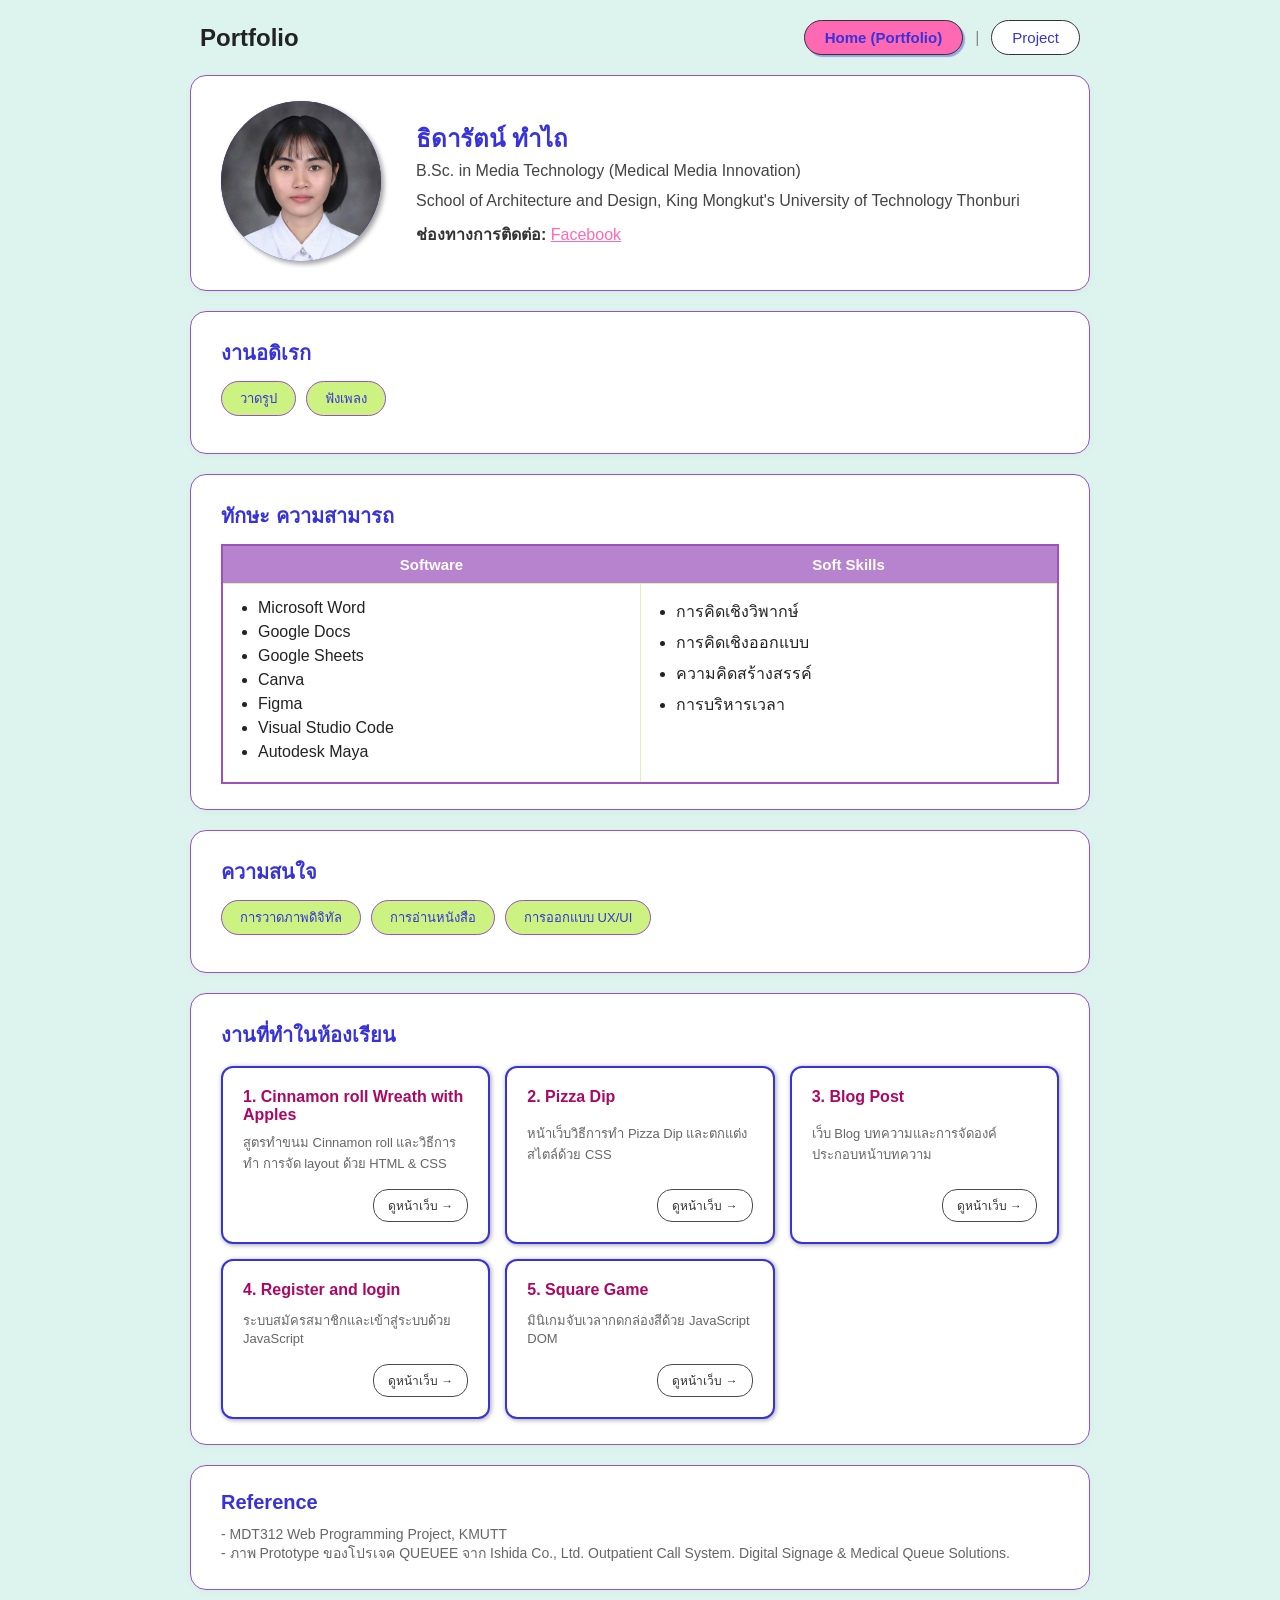
<file: index.html>
<!DOCTYPE html>
<html lang="th">
<head>
    <meta charset="UTF-8">
    <meta name="viewport" content="width=device-width, initial-scale=1.0">
    <title>Portfolio_Thidarat Thamthai</title>
    <link rel="stylesheet" href="main.css">
</head>
<body>

    <!-- Header Navigation Bar -->
    <header class="top-nav">
        <div class="logo">Portfolio</div>
        <nav class="navbar">
            <a href="index.html" class="active">Home (Portfolio)</a>
            <span class="nav-divider">|</span>
            <a href="project.html">Project</a>
        </nav>
    </header>

    <!-- Main Container -->
    <div class="main-container">

        <!-- Profile Card -->
        <div class="card profile-card">
            <div class="profile-image">
                <img src="image/Thidarat-image2.jpg" alt="Profile Image">
            </div>
            <div class="profile-info">
                <h1 class="name-th">ธิดารัตน์ ทำไถ</h1>
                <p class="education">B.Sc. in Media Technology (Medical Media Innovation) </p>
                <p class="education">School of Architecture and Design, King Mongkut's University of Technology Thonburi</p>
                <p class="contact"><strong>ช่องทางการติดต่อ:</strong> <a href="https://www.facebook.com/praewa.thidarat.52" target="_blank">Facebook</a></p>
            </div>
        </div>

        <!-- งานอดิเรก -->
        <div class="card">
            <h2>งานอดิเรก</h2>
            <div class="badge-group">
                <span class="badge">วาดรูป</span>
                <span class="badge">ฟังเพลง</span>
            </div>
        </div>

        <!-- ทักษะ ความสามารถ -->
        <div class="card">
            <h2>ทักษะ ความสามารถ</h2>
            <table class="skills-table">
                <thead>
                    <tr>
                        <th>Software</th>
                        <th>Soft Skills</th>
                    </tr>
                </thead>
                <tbody>
                    <tr>
                        <td>
                            <ul>
                                <li>Microsoft Word</li>
                                <li>Google Docs</li>
                                <li>Google Sheets</li>
                                <li>Canva</li>
                                <li>Figma</li>
                                <li>Visual Studio Code</li>
                                <li>Autodesk Maya</li>
                            </ul>
                        </td>
                        <td>
                            <ul>
                                <li>การคิดเชิงวิพากษ์</li>
                                <li>การคิดเชิงออกแบบ</li>
                                <li>ความคิดสร้างสรรค์</li>
                                <li>การบริหารเวลา</li>
                            </ul>
                        </td>
                    </tr>
                </tbody>
            </table>
        </div>

        <!-- ความสนใจ -->
        <div class="card">
            <h2>ความสนใจ</h2>
            <div class="badge-group">
                <span class="badge">การวาดภาพดิจิทัล</span>
                <span class="badge">การอ่านหนังสือ</span>
                <span class="badge">การออกแบบ UX/UI</span>
            </div>
        </div>

        <!-- งานที่ทำในห้องเรียน -->
        <div class="card">
            <h2>งานที่ทำในห้องเรียน</h2>
            <div class="assignment-grid">
                <!-- Assignment 3 -->
                <div class="assignment-card">
                    <h3>1. Cinnamon roll Wreath with Apples</h3>
                    <p>สูตรทำขนม Cinnamon roll และวิธีการทำ การจัด layout ด้วย HTML & CSS</p>
                    <a href="Assignment/assignment3/recipe.html" class="btn-link">ดูหน้าเว็บ &rarr;</a>
                </div>
                <!-- Assignment 4 -->
                <div class="assignment-card">
                    <h3>2. Pizza Dip</h3>
                    <p>หน้าเว็บวิธีการทำ Pizza Dip และตกแต่งสไตล์ด้วย CSS</p>
                    <a href="Assignment/assignment4/recipe.html" class="btn-link">ดูหน้าเว็บ &rarr;</a>
                </div>
                <!-- Assignment 5 -->
                <div class="assignment-card">
                    <h3>3. Blog Post</h3>
                    <p>เว็บ Blog บทความและการจัดองค์ประกอบหน้าบทความ</p>
                    <a href="Assignment/assignment5/index.html" class="btn-link">ดูหน้าเว็บ &rarr;</a>
                </div>
                <!-- Assignment 6 -->
                <div class="assignment-card">
                    <h3>4. Register and login</h3>
                    <p>ระบบสมัครสมาชิกและเข้าสู่ระบบด้วย JavaScript</p>
                    <a href="Assignment/assignment6/login.html" class="btn-link">ดูหน้าเว็บ &rarr;</a>
                </div>
                <!-- Assignment 7 -->
                <div class="assignment-card">
                    <h3>5. Square Game</h3>
                    <p>มินิเกมจับเวลากดกล่องสีด้วย JavaScript DOM</p>
                    <a href="Assignment/assignment7/index.html" class="btn-link">ดูหน้าเว็บ &rarr;</a>
                </div>
            </div>
        </div>

        <!-- สำหรับ Reference -->
        <div class="card reference-card">
            <h2>Reference</h2>
            <p>- MDT312 Web Programming Project, KMUTT</p>
            <p>- ภาพ Prototype ของโปรเจค QUEUEE จาก Ishida Co., Ltd. Outpatient Call System. Digital Signage & Medical Queue Solutions.</p>
        </div>

    </div>

</body>
</html>
</file>
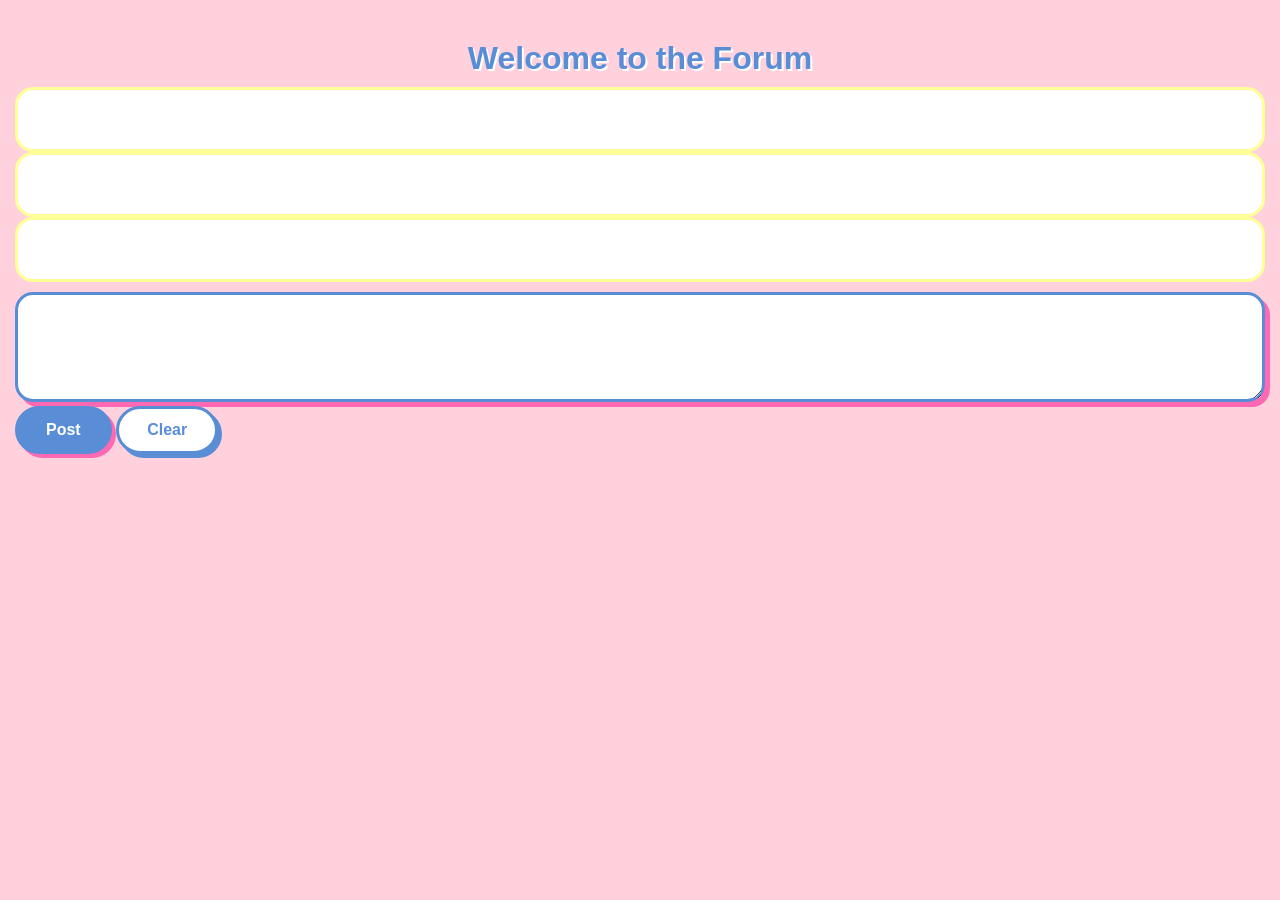
<file: Assignment/assignment5/index.html>
<!DOCTYPE html>
<html>
<head>
	<meta charset='utf-8'>
	<meta http-equiv='X-UA-Compatible' content='IE=edge'>
	<title>Blogger</title>
	<meta name='viewport' content='width=device-width, initial-scale=1'>
	<link rel='stylesheet' type='text/css' media='screen' href='main.css'>
	<script src='main.js'></script>
</head>
<body>
	<h1 id="top"></h1>
	<hr>
	<div id="topic"></div>
	<hr>
	<div id="reply1"></div>
	<hr>
	<div id="reply2"></div>
	<hr>
	<textarea name="message" id="message"></textarea> 
	<br/>
	<button type="button" id="post-btn">Post</button>
	<button type="button" id="clear-btn">Clear</button>
	
</body>
</html>
</file>
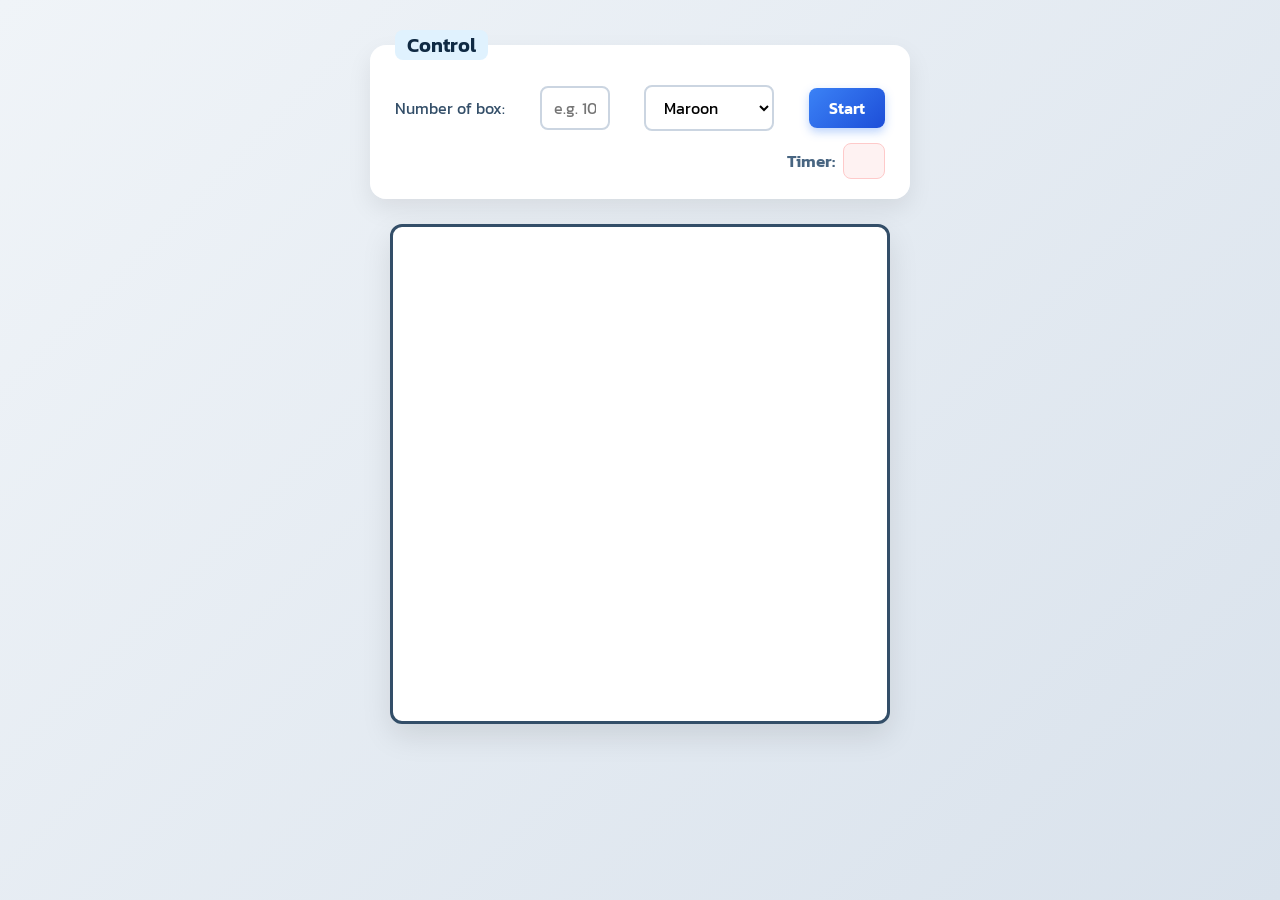
<file: Assignment/assignment7/index.html>
<!DOCTYPE html>
<html lang="en">
	<head>
		<meta charset="UTF-8">
		<meta name="viewport" content="width=device-width, initial-scale=1.0">
		<title>Square game</title>
		<script type="text/javascript" src="game.js"></script>
		<link rel="stylesheet" type="text/css" href="game.css">
	</head>
	<body>
		<!-- these codes were adapted from https://courses.cs.washington.edu/courses/cse154/17sp/lecture/more-dom/code/squares.html  -->

		<fieldset>
			<legend>Control</legend>
			<label for="numbox">Number of box: </label>
			<input type="text" name="numbox" id="numbox" placeholder="e.g. 10">
			<select name="color" id="color">
				<option value="maroon">Maroon</option>
				<option value="lightgreen">Lightgreen</option>
				<option value="magenta">Magenta</option>
			</select>
			<button id="start">Start</button>
			<div id="timerClock"> Timer:
				<div id="clock"></div>
			</div>
		</fieldset>

		<div id="container">
			<div id="layer"></div>
		</div>
	
	</body>
</html>
</file>
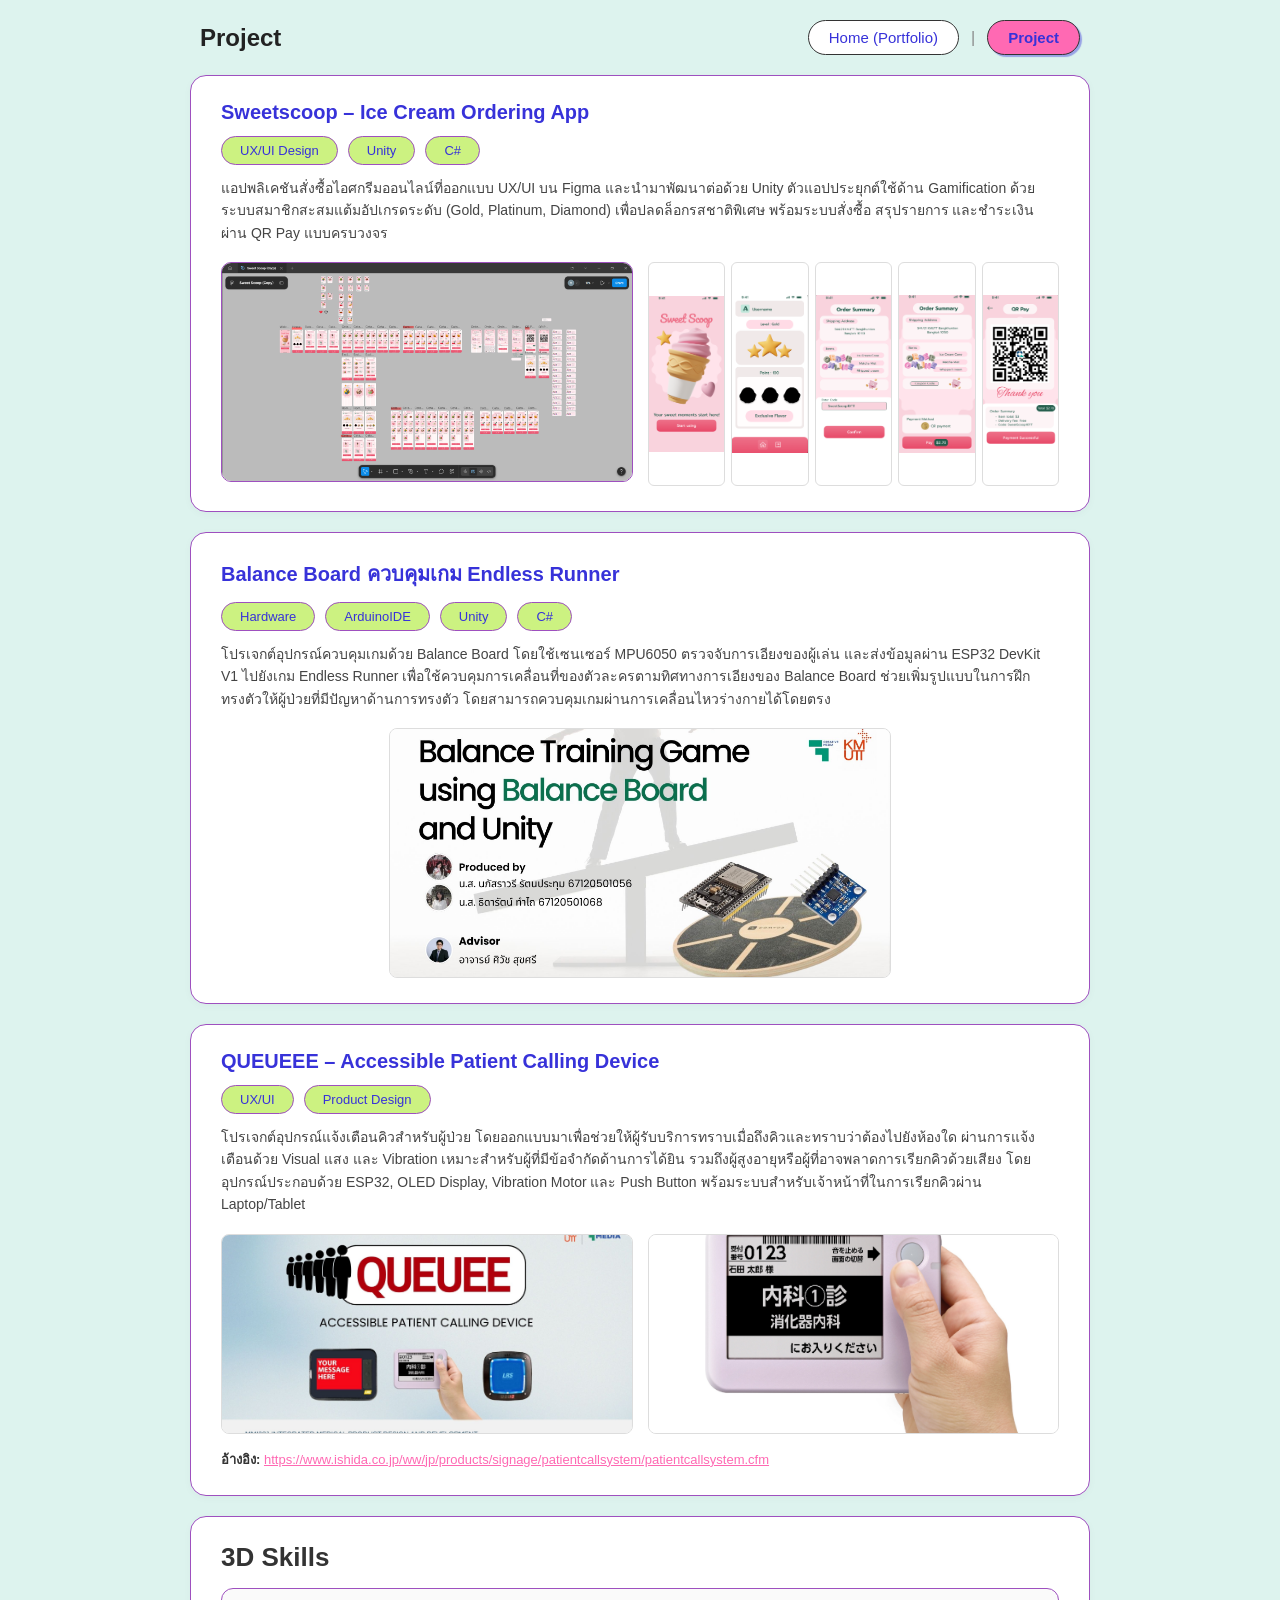
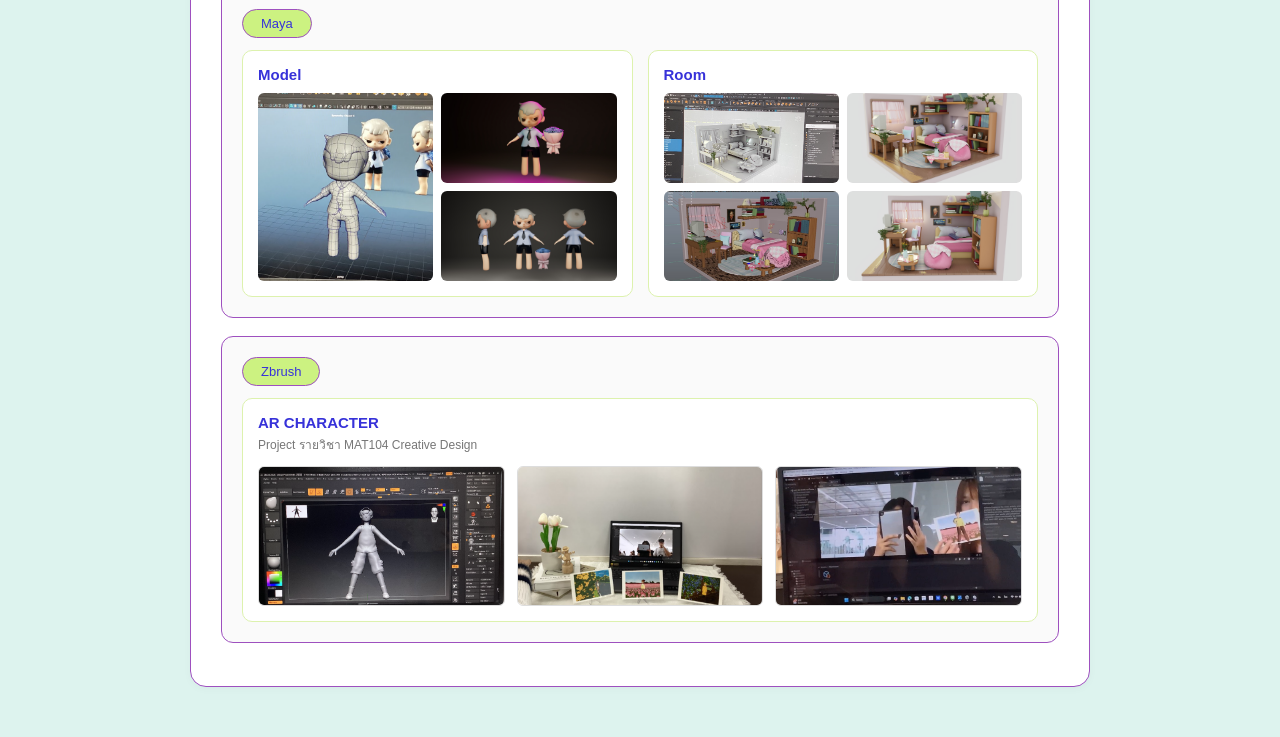
<file: project.html>
<!DOCTYPE html>
<html lang="th">
<head>
    <meta charset="UTF-8">
    <meta name="viewport" content="width=device-width, initial-scale=1.0">
    <title>Projects - Thidarat Thamthai</title>
    <link rel="stylesheet" href="main.css">
</head>
<body>

    <!-- Header Navigation Bar -->
    <header class="top-nav">
        <div class="logo">Project</div>
        <nav class="navbar">
            <a href="index.html">Home (Portfolio)</a>
            <span class="nav-divider">|</span>
            <a href="project.html" class="active">Project</a>
        </nav>
    </header>

    <!-- Main Container -->
    <div class="main-container">

        <!-- Project 1: Sweetscoop -->
        <section class="card project-card">
            <h2>Sweetscoop – Ice Cream Ordering App</h2>
            <div class="badge-group">
                <span class="badge">UX/UI Design</span>
                <span class="badge">Unity</span>
                <span class="badge">C#</span>
            </div>
            <p class="project-description">
                แอปพลิเคชันสั่งซื้อไอศกรีมออนไลน์ที่ออกแบบ UX/UI บน Figma และนำมาพัฒนาต่อด้วย Unity ตัวแอปประยุกต์ใช้ด้าน Gamification ด้วยระบบสมาชิกสะสมแต้มอัปเกรดระดับ (Gold, Platinum, Diamond) เพื่อปลดล็อกรสชาติพิเศษ พร้อมระบบสั่งซื้อ สรุปรายการ และชำระเงินผ่าน QR Pay แบบครบวงจร
            </p>
            
            <!-- Sweetscoop Layout: ภาพใหญ่ซ้าย + 5 ภาพย่อยขวา -->
            <div class="sweetscoop-gallery">
                <div class="main-img">
                    <img src="image/P01image1.png" alt="P01image1">
                </div>
                <div class="sub-imgs">
                    <img src="image/P01image2.png" alt="P01image2">
                    <img src="image/P01image3.png" alt="P01image3">
                    <img src="image/P01image4.png" alt="P01image4">
                    <img src="image/P01image5.png" alt="P01image5">
                    <img src="image/P01image6.png" alt="P01image6">
                </div>
            </div>
        </section>

        <!-- Project 2: Balance Board -->
        <section class="card project-card">
            <h2>Balance Board ควบคุมเกม Endless Runner</h2>
            <div class="badge-group">
                <span class="badge">Hardware</span>
                <span class="badge">ArduinoIDE</span>
                <span class="badge">Unity</span>
                <span class="badge">C#</span>
            </div>
            <p class="project-description">
                โปรเจกต์อุปกรณ์ควบคุมเกมด้วย Balance Board โดยใช้เซนเซอร์ MPU6050 ตรวจจับการเอียงของผู้เล่น และส่งข้อมูลผ่าน ESP32 DevKit V1 ไปยังเกม Endless Runner เพื่อใช้ควบคุมการเคลื่อนที่ของตัวละครตามทิศทางการเอียงของ Balance Board ช่วยเพิ่มรูปแบบในการฝึกทรงตัวให้ผู้ป่วยที่มีปัญหาด้านการทรงตัว โดยสามารถควบคุมเกมผ่านการเคลื่อนไหวร่างกายได้โดยตรง
            </p>
            <div class="single-center-img">
                <img src="image/P02BalanceBoard.jpg" alt="P02BalanceBoard">
            </div>
        </section>

        <!-- Project 3: QUEUEEE -->
        <section class="card project-card">
            <h2>QUEUEEE – Accessible Patient Calling Device</h2>
            <div class="badge-group">
                <span class="badge">UX/UI</span>
                <span class="badge">Product Design</span>
            </div>
            <p class="project-description">
                โปรเจกต์อุปกรณ์แจ้งเตือนคิวสำหรับผู้ป่วย โดยออกแบบมาเพื่อช่วยให้ผู้รับบริการทราบเมื่อถึงคิวและทราบว่าต้องไปยังห้องใด ผ่านการแจ้งเตือนด้วย Visual แสง และ Vibration เหมาะสำหรับผู้ที่มีข้อจำกัดด้านการได้ยิน รวมถึงผู้สูงอายุหรือผู้ที่อาจพลาดการเรียกคิวด้วยเสียง โดยอุปกรณ์ประกอบด้วย ESP32, OLED Display, Vibration Motor และ Push Button พร้อมระบบสำหรับเจ้าหน้าที่ในการเรียกคิวผ่าน Laptop/Tablet
            </p>
            <div class="two-cols-gallery">
                <img src="image/P03QUEUEE.jpg" alt="P03QUEUEE">
                <img src="image/Reference_QUEUEE.jpg" alt="Reference_QUEUEE">
            </div>
            <div class="ref-link-box">
                <strong>อ้างอิง:</strong>
                <a href="https://www.ishida.co.jp/ww/jp/products/signage/patientcallsystem/patientcallsystem.cfm?utm_source=chatgpt.com" target="_blank" rel="noopener noreferrer">
                    https://www.ishida.co.jp/ww/jp/products/signage/patientcallsystem/patientcallsystem.cfm
                </a>
            </div>
        </section>

        <!-- Section 4: 3D Skills -->
        <section class="card project-card">
            <h1 class="section-title">3D Skills</h1>

            <!-- Maya -->
            <div class="sub-card">
                <div class="badge-group">
                    <span class="badge">Maya</span>
                </div>
                <div class="maya-grid">
                    <!-- Model Box -->
                    <div class="inner-box">
                        <h3>Model</h3>
                        <div class="maya-model-layout">
                            <img src="image/P04model_maya.png" alt="P04model_maya" class="tall-img">
                            <div class="stack-imgs">
                                <img src="image/P04model_maya2.jpg" alt="P04model_maya2">
                                <img src="image/P04model_maya3.jpg" alt="P04model_maya3">
                            </div>
                        </div>
                    </div>
                    <!-- Room Box -->
                    <div class="inner-box">
                        <h3>Room</h3>
                        <div class="maya-room-layout">
                            <img src="image/P04room_maya.png" alt="P04room_maya">
                            <img src="image/P04room_maya5.jpg" alt="P04room_maya5">
                            <img src="image/P04room_maya2.jpg" alt="P04room_maya2">
                            <img src="image/P04room_maya6.jpg" alt="P04room_maya6">
                        </div>
                    </div>
                </div>
            </div>

            <!-- ZBrush -->
            <div class="sub-card">
                <div class="badge-group">
                    <span class="badge">Zbrush</span>
                </div>
                <div class="inner-box">
                    <h3>AR CHARACTER</h3>
                    <p class="sub-text">Project รายวิชา MAT104 Creative Design</p>
                    <div class="zbrush-grid">
                        <img src="image/P05zbrush_104.png" alt="P05zbrush_104">
                        <img src="image/P05zbrush_10402.png" alt="P05zbrush_10402">
                        <img src="image/P05zbrush_10403.png" alt="P05zbrush_10403">
                    </div>
                </div>
            </div>
        </section>

    </div>

</body>
</html>
</file>
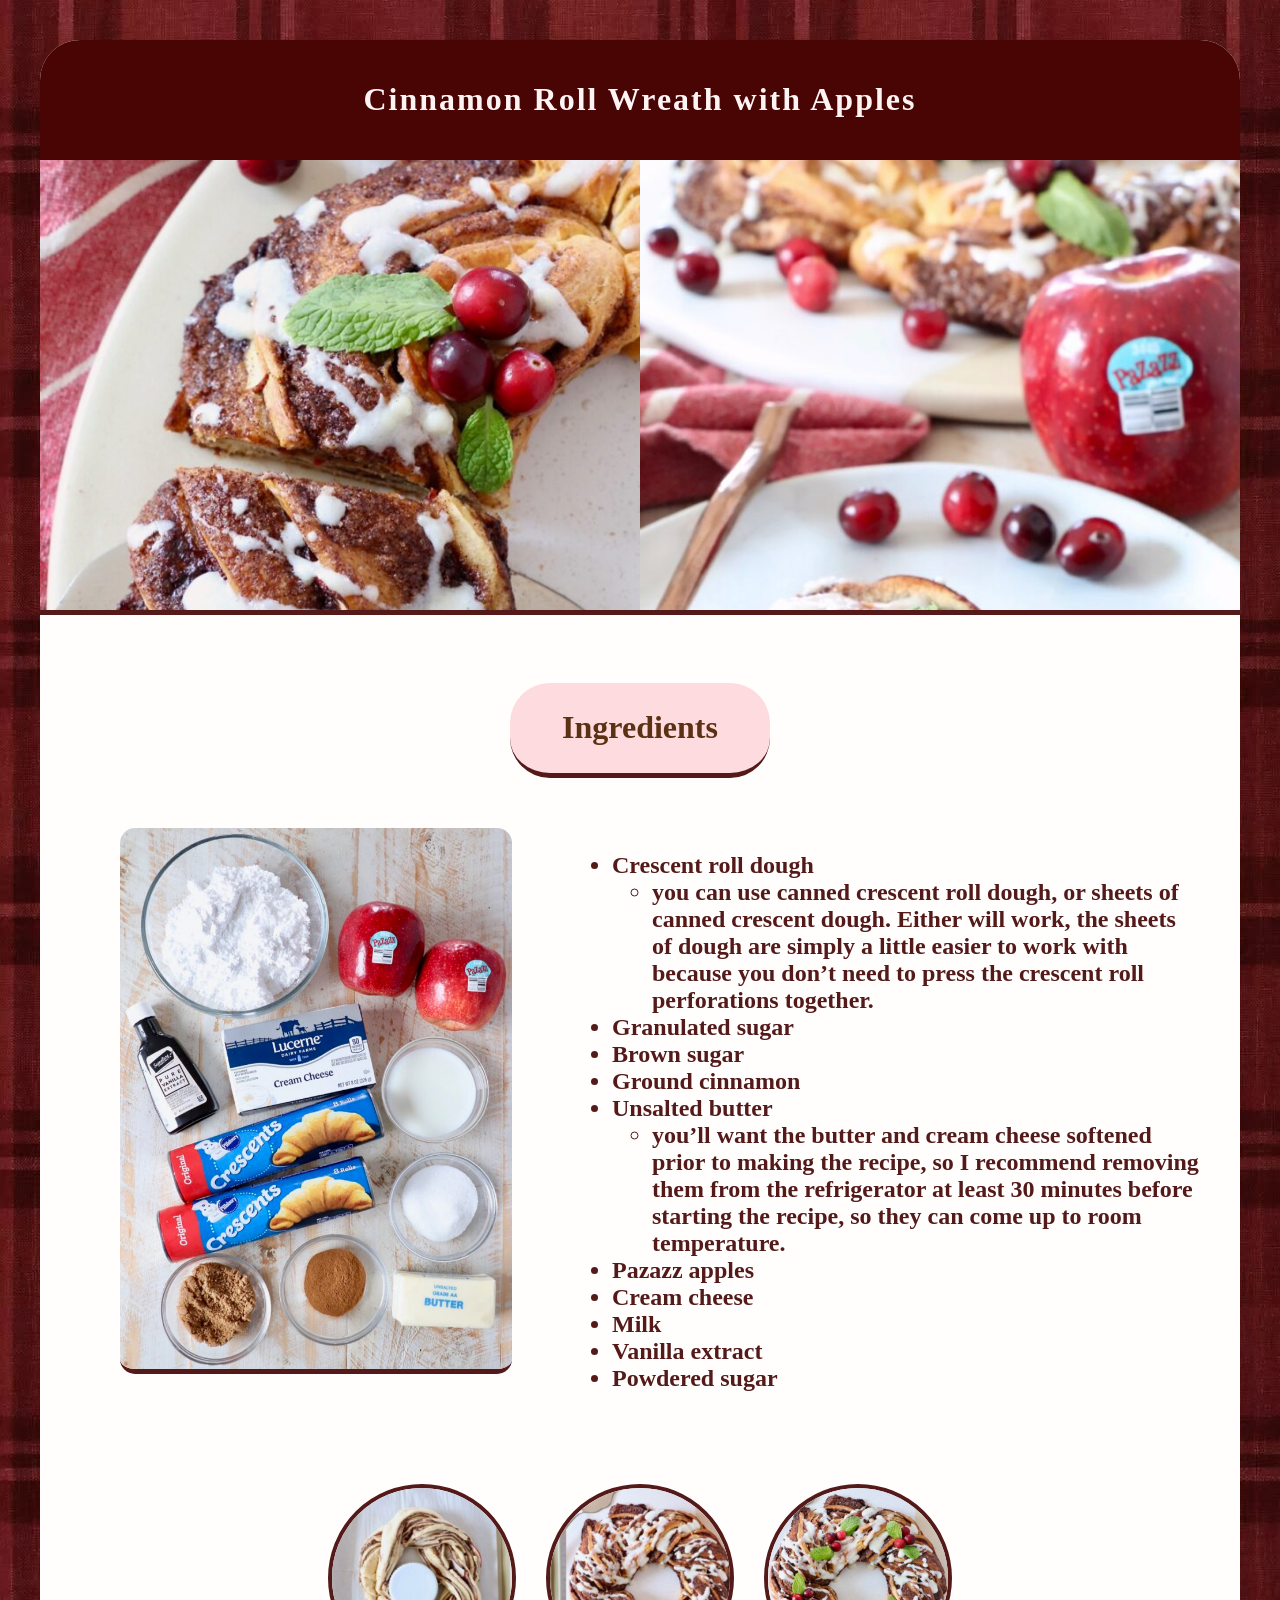
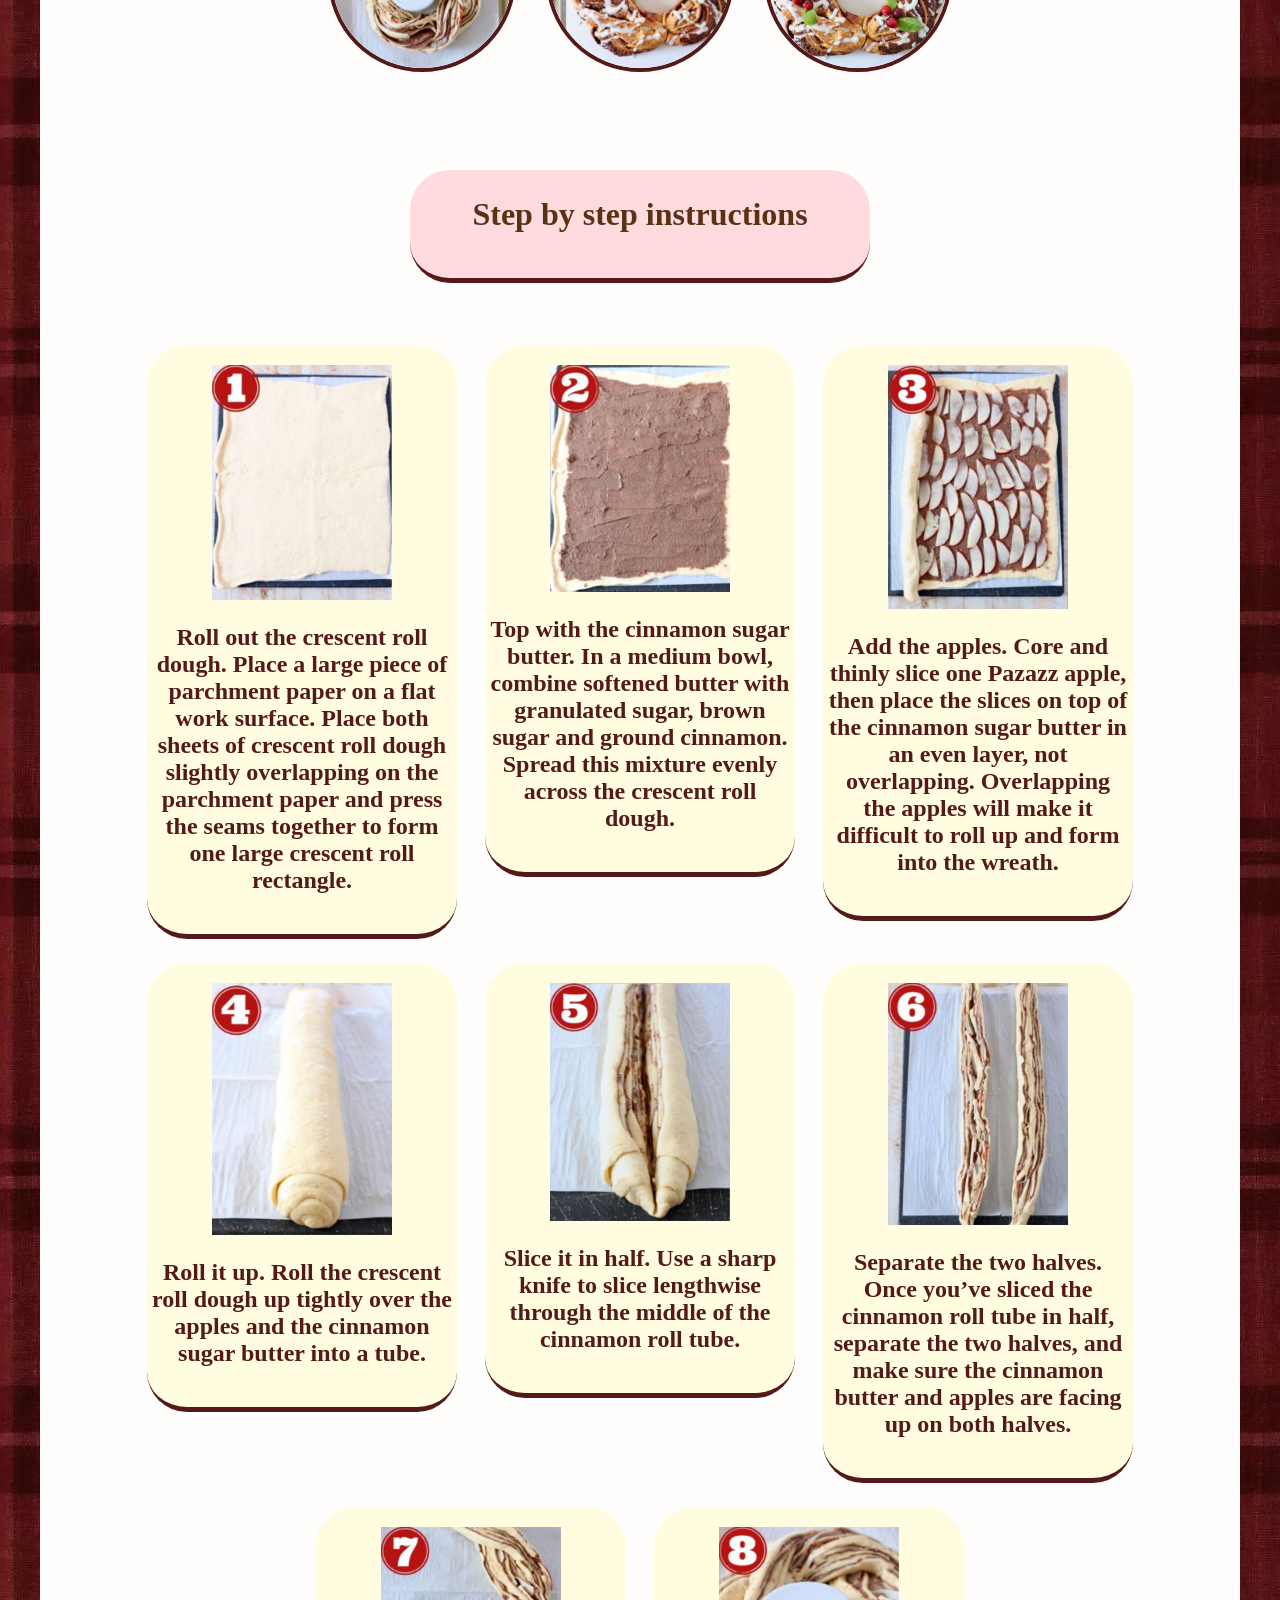
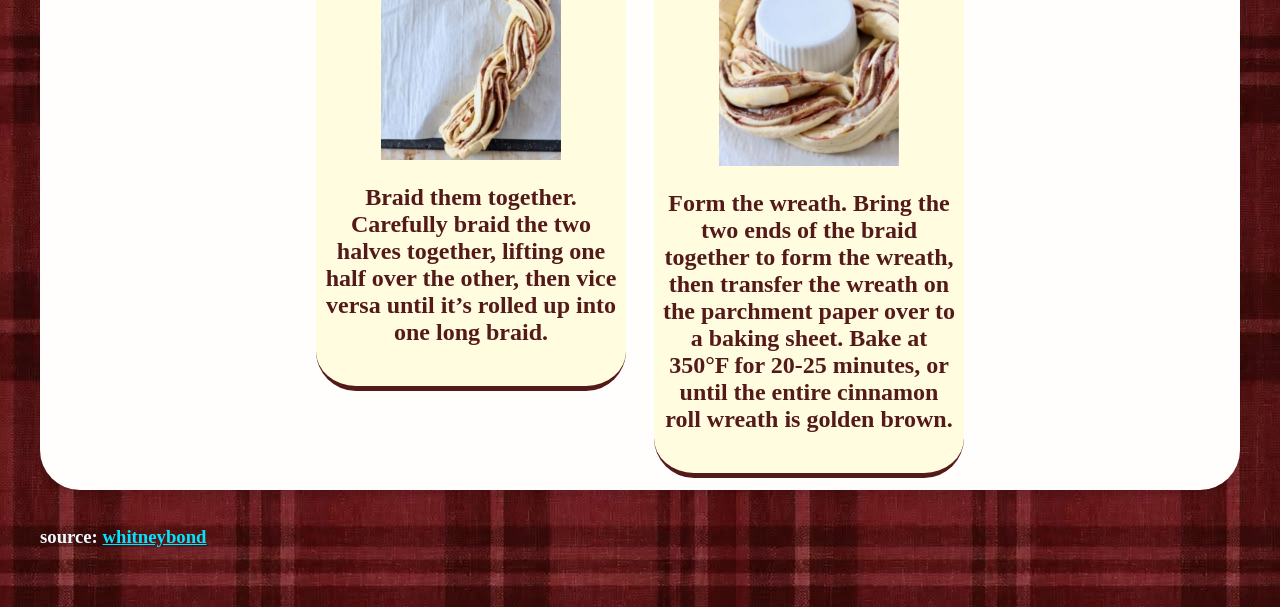
<file: Assignment/assignment3/recipe.html>
<!DOCTYPE html>
<html>
<head>
	<meta charset='utf-8'>
	<meta http-equiv='X-UA-Compatible' content='IE=edge'>
	<title>Cinnamon Roll Wreath with Apples</title>
	<meta name='viewport' content='width=device-width, initial-scale=1'>
	<link rel="stylesheet" href="style.css">
</head>
<body>

	<div class="main-container"> 

		<!--ชื่ออาหารบนสุด-->
	<header class="main-header">
    <div class="header-title">
      <h1>Cinnamon Roll Wreath with Apples</h1>
    </div>

<!--รูปภาพใหญ่ด้านบน-->
<div class="cinnamon_imgfour">
      <img src="pic/cinnamon-4.jpeg" alt="headimage" class="cinnamon-4">
	  <img src="pic/cinnamon-3.jpeg" alt="headimage" class="cinnamon-3">
    </div>
  </header>

	<br>
<!--หัวข้อวัตถุดิบ-->
	<div class="Ingredients">
		<h1>Ingredients</h1>
	</div>
	

<div class="ingredients-container">
	<!--รูปภาพของวัตถุดิบ-->
<div class="cinnamon_imgOne">
      <img src="pic/cinnamon-1.jpeg" alt="Ingredientsimage" class="cinnamon-1">
    </div>

<!--ลิสวัตถุดิบ-->
	<br>
<div class="IngredientsList">
	<h2>
		<ul>
			<li>Crescent roll dough 
				<ul>
					<li>you can use canned crescent roll dough, or 
		sheets of canned crescent dough. Either will work, the sheets of dough are simply a little easier to work with because you don’t need to press the crescent roll perforations together.</li>
				</ul>
			</li>
			<li>Granulated sugar</li>
			<li>Brown sugar</li>
			<li>Ground cinnamon</li>
			<li>Unsalted butter
				<ul>
					<li>you’ll want the butter and cream cheese softened prior to making the recipe, so I recommend removing them from the refrigerator at least 30 minutes before starting the recipe, so they can come up to room temperature.
		</li>
				</ul>
			</li>
			<li>Pazazz apples</li>
			<li>Cream cheese</li>
			<li>Milk</li>
			<li>Vanilla extract</li>
			<li>Powdered sugar</li>
		</ul> 
	</h2>
</div>
</div>

    <!--วงกลมสามอัน-->
	<br>
	<div class="cinnamon_imgcircle">
		<img src="pic/onee.png" alt="ยังไม่สุก" class="cinnamon-One">
        <img src="pic/two.png" alt="สุกแล้ว" class="cinnamon-Two">
        <img src="pic/three.png" alt="ตกแต่งแล้ว" class="cinnamon-Three">
    </div>


	<br>
	<!--หัวข้อขั้นตอนการทำ-->
	<div class="StepByStepInstructions">
		<h1>Step by step instructions</h1>
		<br>
	</div>
	
		<!--ขั้นตอนการทำ-->
	<div class="StepAll">
  <div class="div_display"><img src="pic/step1.png" alt="StepOneimage">
<h2> Roll out the crescent roll dough. Place a large piece of parchment paper on a flat work surface. Place both sheets of crescent roll dough slightly overlapping on the parchment paper and press the seams together to form one large crescent roll rectangle.
</h2>
</div>
  <div class="div_display"><img src="pic/step2.png" alt="StepTwoimage">
<h2> Top with the cinnamon sugar butter. In a medium bowl, combine softened butter with granulated sugar, brown sugar and ground cinnamon. Spread this mixture evenly across the crescent roll dough.</h2>
</div>
  <div class="div_display"><img src="pic/step3.png" alt="StepThreeimage">
<h2> Add the apples. Core and thinly slice one Pazazz apple, then place the slices on top of the cinnamon sugar butter in an even layer, not overlapping. Overlapping the apples will make it difficult to roll up and form into the wreath.</h2>
</div>
  <div class="div_display"><img src="pic/step4.png" alt="StepFourimage">
<h2> Roll it up. Roll the crescent roll dough up tightly over the apples and the cinnamon sugar butter into a tube.</h2>
</div>
  <div class="div_display"><img src="pic/step5.png" alt="StepFiveimage">
<h2> Slice it in half. Use a sharp knife to slice lengthwise through the middle of the cinnamon roll tube.</h2>
</div>
  <div class="div_display"><img src="pic/step6.png" alt="StepSiximage">
<h2> Separate the two halves. Once you’ve sliced the cinnamon roll tube in half, separate the two halves, and make sure the cinnamon butter and apples are facing up on both halves.</h2>
</div>
  <div class="div_display"><img src="pic/step7.png" alt="StepSevenimage">
<h2> Braid them together. Carefully braid the two halves together, lifting one half over the other, then vice versa until it’s rolled up into one long braid.</h2>
</div>
  <div class="div_display"><img src="pic/step8.png" alt="StepEightimage">
<h2> Form the wreath. Bring the two ends of the braid together to form the wreath, then transfer the wreath on the parchment paper over to a baking sheet. Bake at 350°F for 20-25 minutes, or until the entire cinnamon roll wreath is golden brown.</h2>
</div>
</div>
	</div>

	<br>
	        <!-- ช่องทางการติดต่อ -->
        <div class="contact">
			<h3><p><strong>source:</strong> <a href="https://whitneybond.com/cinnamon-roll-wreath/" target="_blank">whitneybond</a></p></h3>
        </div>
	
	</div>

</body>
</html>
</file>
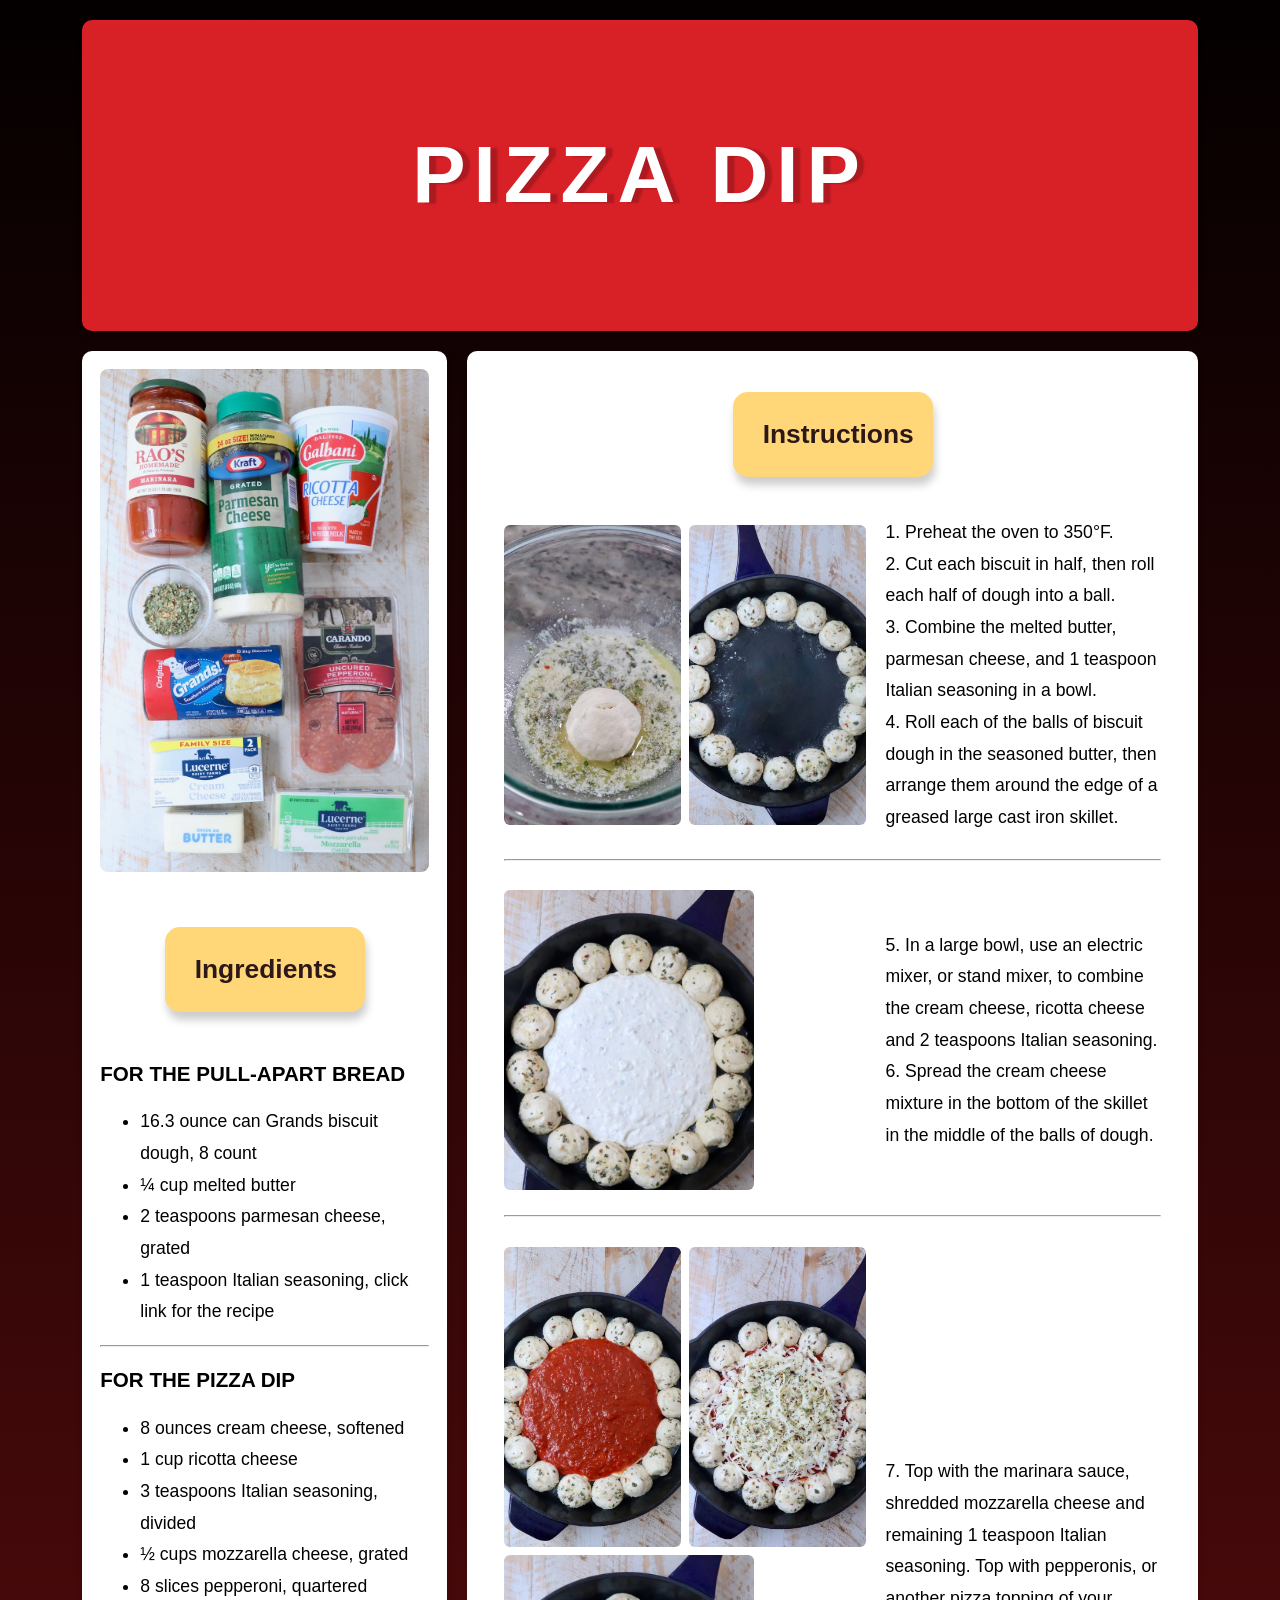
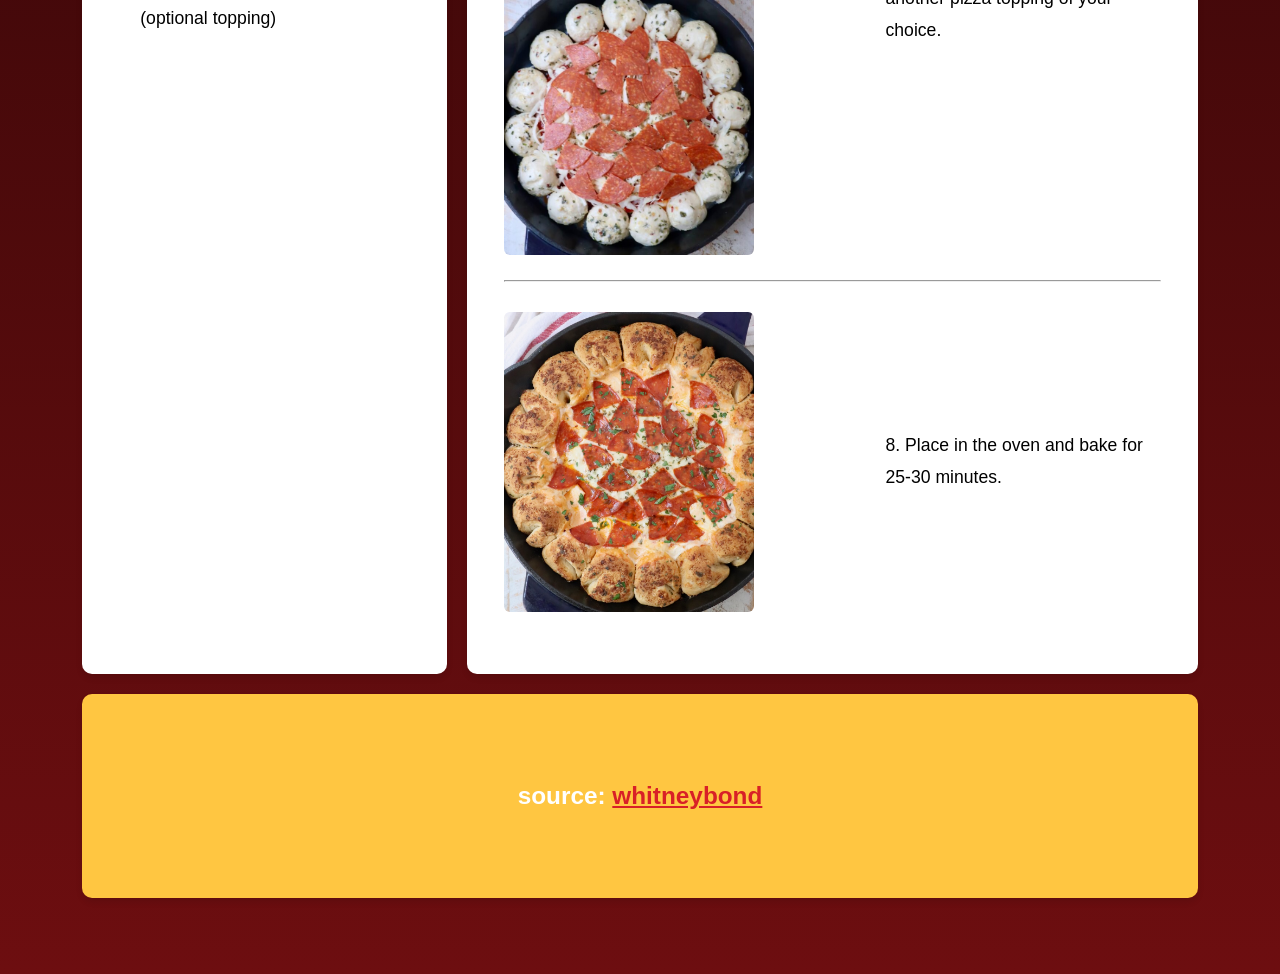
<file: Assignment/assignment4/recipe.html>
<!DOCTYPE html>
<html>
<head>
	<meta charset='utf-8'>
	<meta http-equiv='X-UA-Compatible' content='IE=edge'>
	<title>Gluten Free General Tso’s Chicken</title>
	<meta name='viewport' content='width=device-width, initial-scale=1'>
	<link rel='stylesheet' type='text/css' media='screen' href='main.css'>
</head>
<body>
	<div class="grid-container">
		<!--ชื่ออาหารบนสุด (1) -->
        <div id="header">
			<h1>PIZZA DIP</h1>
		</div> 
		<br>

		<!--วัตถุดิบ (2)-->
        <div id="main1">
			
			
				<!--รูปภาพของวัตถุดิบ-->
                <div class="pizza-dipOne">
                  <img src="pic/pizza-dip-1.jpeg" alt="Ingredientsimage" class="pizza-dip-1">
                </div>
			<!--หัวข้อวัตถุดิบ-->
	    <div class="Ingredients">
		    <h2>Ingredients</h2>
	    </div>	
			<h3>FOR THE PULL-APART BREAD</h3>
			<ul>
				<li>16.3 ounce can Grands biscuit dough, 8 count</li>
				<li>¼ cup melted butter</li>
				<li>2 teaspoons parmesan cheese, grated</li>
				<li>1 teaspoon Italian seasoning, click link for the recipe</li>
			</ul>
			<hr>
			<h3>FOR THE PIZZA DIP</h3>
			<ul>
				<li>8 ounces cream cheese, softened</li>
				<li>1 cup ricotta cheese</li>
				<li>3 teaspoons Italian seasoning, divided</li>
				<li>½ cups mozzarella cheese, grated</li>
				<li>8 slices pepperoni, quartered (optional topping)</li>
			</ul>
		</div>

		<!--วิธีทำ (3)-->
        <div id="main2"> 

		<div class="Instructions">
		    <h2>Instructions</h2>
	    </div>	

	<!--วิธีทำกลุ่ม 1-->
	<div class="step-group">
		<div class="step-pics">
			<img src="pic/pizza-dip-2.jpeg" alt="pizzaDiptwo" class="pizza-dip-2">
			<img src="pic/pizza-dip-3.jpeg" alt="pizzaDipthree" class="pizza-dip-3">
		</div>
	<ul class="step-text" >
	  <li>1. Preheat the oven to 350°F.</li>
      <li>2. Cut each biscuit in half, then roll each half of dough into a ball.</li>
      <li>3. Combine the melted butter, parmesan cheese, and 1 teaspoon Italian seasoning in a bowl.</li>
      <li>4. Roll each of the balls of biscuit dough in the seasoned butter, then arrange them around the edge of a greased large cast iron skillet.</li>
	</ul>		
	</div>

	<hr>
	<br>
	<!--วิธีทำกลุ่ม 2-->
	<div class="step-group">
		<div class="step-pics">
			<img src="pic/pizza-dip-4.jpeg" alt="pizzaDipfour" class="pizza-dip-4">
		</div>
	<ul class="step-text" >
	  <li>5. In a large bowl, use an electric mixer, or stand mixer, to combine the cream cheese, ricotta cheese and 2 teaspoons Italian seasoning.</li>
      <li>6. Spread the cream cheese mixture in the bottom of the skillet in the middle of the balls of dough.</li>
	</ul>		
	</div>

	<hr>
	<br>
	<!--วิธีทำกลุ่ม 3-->
	<div class="step-group">
		<div class="step-pics">
			<img src="pic/pizza-dip-5.jpeg" alt="pizzaDipfive" class="pizza-dip-5">
			<img src="pic/pizza-dip-6.jpeg" alt="pizzaDipsix" class="pizza-dip-6">
			<img src="pic/pizza-dip-7.jpeg" alt="pizzaDipseven" class="pizza-dip-7">
		</div>
	<ul class="step-text" >
	  <li>7. Top with the marinara sauce, shredded mozzarella cheese and remaining 1 teaspoon Italian seasoning. Top with pepperonis, or another pizza topping of your choice.</li>
	</ul>		
	</div>

	<hr>
	<br>
	<!--วิธีทำกลุ่ม 4-->
	<div class="step-group">
		<div class="step-pics">
			<img src="pic/pizza-dip-8.jpeg" alt="pizzaDipeight" class="pizza-dip-8">
		</div>
	<ul class="step-text" >
	  <li>8. Place in the oven and bake for 25-30 minutes.</li>
	</ul>		
	</div>

	    <!--Reference-->
		</div>
        <div id="footer">
			<h3><p><strong>source:</strong> <a href="https://whitneybond.com/pizza-dip/">whitneybond</a></p></h3>
		</div>
	</div>
	<br>
	
</body>
</html>
</file>
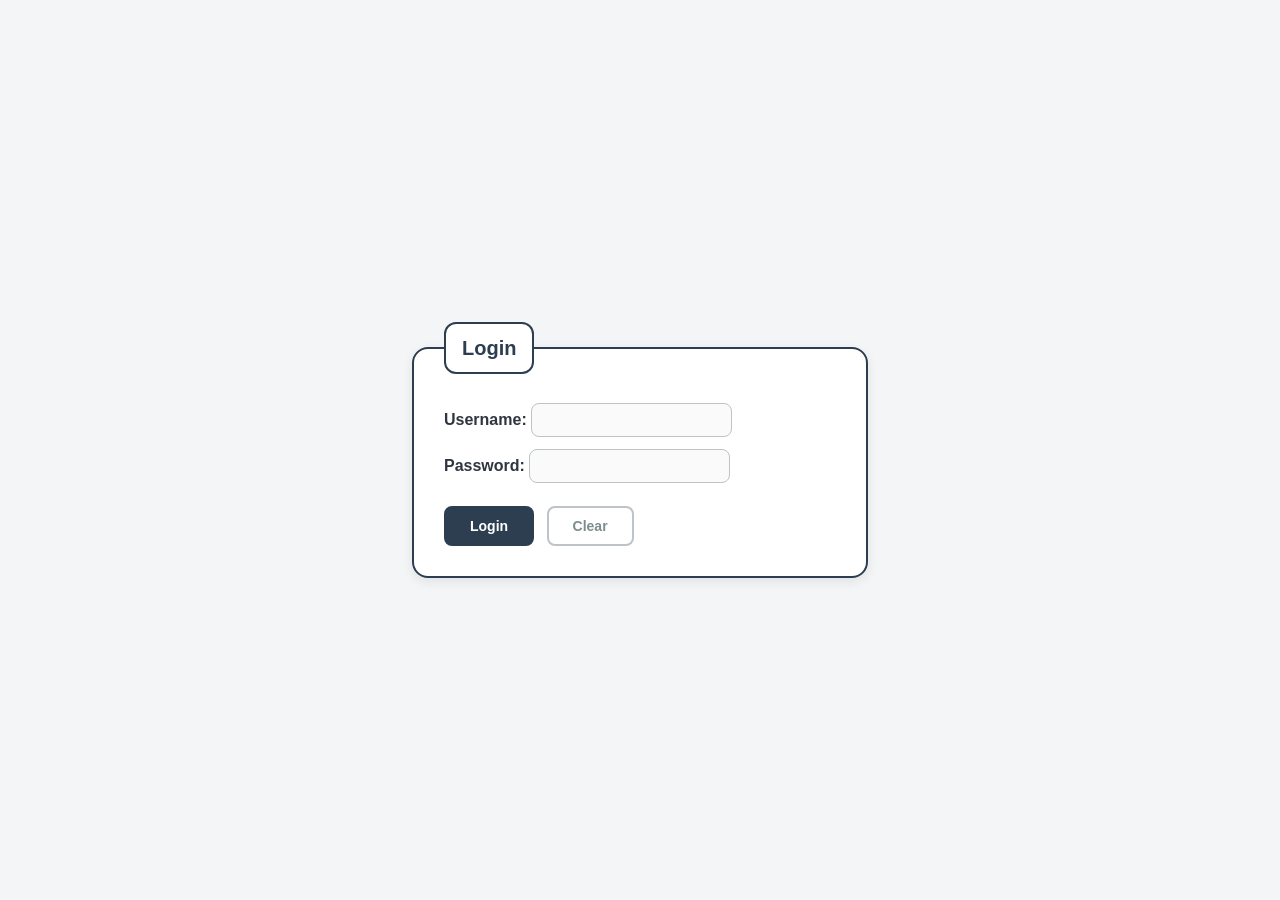
<file: Assignment/assignment6/login.html>
<!DOCTYPE html>
<html>
	<head>
		<meta charset="UTF-8">
		<title>Login</title>
		<link rel="stylesheet" href="style.css">
		<script type="text/javascript" src="login.js"></script>
	</head>
	<body>
		<form name="myLogin" id = "myLogin">
			<fieldset>
				<legend>Login</legend>
				Username: 
				<input type="text" name="username" id="username" required>
				<br>
				Password: 
				<input type="password" name="password" required>
				<br>
				<input type="submit" value="Login" id="loginBtn">
				<input type="reset" value="Clear" id="clearBtn">

			</fieldset>
			

		</form>
		
	</body>
</html>
</file>
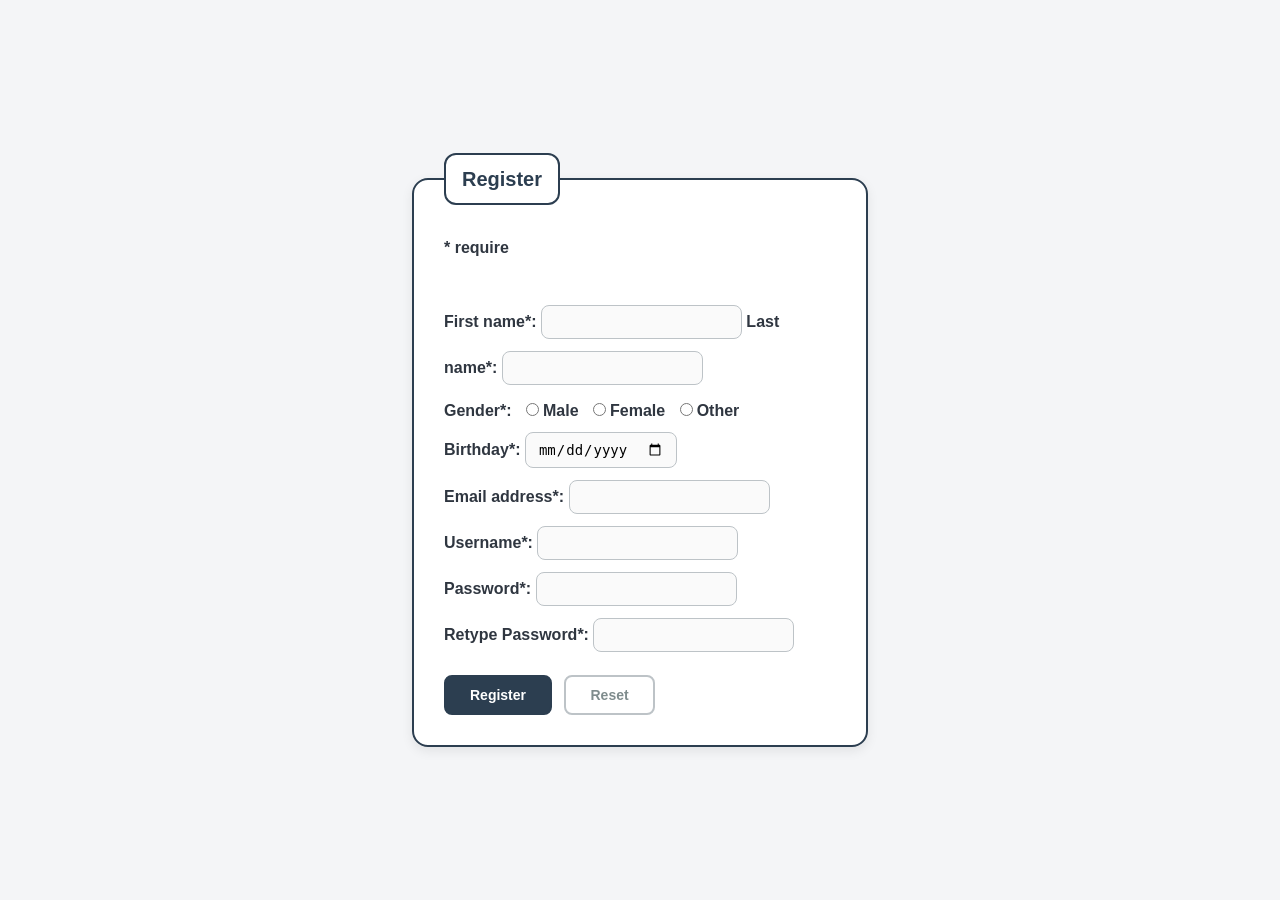
<file: Assignment/assignment6/register.html>
<!DOCTYPE html>
<html>
	<head>
		<meta charset="UTF-8">
		<title>Register</title>
		<link rel="stylesheet" href="style.css">
		<script type="text/javascript" src="register.js"></script>
	</head>
	<body>
		<form name="myRegister" id="myRegister" action="login.html">
			<fieldset>
				<legend>Register</legend>
				<span>* require</span> <br>
				<span id="errormsg"></span> <br>
				First name*: 
				<input type="text" name="firstname" required>
				Last name*: 
				<input type="text" name="lastname" >
				<br>
				Gender*: 
				<input type="radio" name="gender" value="male" >Male
				<input type="radio" name="gender" value="female" >Female
				<input type="radio" name="gender" value="other" >Other
				<br>
				Birthday*: 
				<input type="date" name="bday" value="" >
				<br>
				Email address*: 
				<input type="email" name="email" >
				<br>
				Username*: 
				<input type="text" name="username" >
				<br>
				Password*: 
				<input type="password" name="password" required>
				<br>
				Retype Password*: 
				<input type="password" name="password" required>
				<br>
				<input type="submit" value="Register" id="registerBtn">
				<input type="reset" value="Reset" id="resetBtn">
			</fieldset>
		</form>

		
	</body>
</html>
</file>
<file: main.css>
/* =========================================
   1. GLOBAL STYLES & RESET
   ========================================= */
* {
    box-sizing: border-box;
    margin: 0;
    padding: 0;
}

body {
    background-color: #ddf3ee;
    font-family: 'Segoe UI', Tahoma, Geneva, Verdana, sans-serif;
    color: #333333;
    padding-bottom: 50px;
}

/* =========================================
   2. HEADER & NAVIGATION BAR
   ========================================= */
.top-nav {
    display: flex;
    justify-content: space-between;
    align-items: center;
    max-width: 900px;
    margin: 20px auto;
    padding: 0 10px;
}

.top-nav .logo {
    font-size: 24px;
    font-weight: bold;
    color: #222222;
}

.navbar {
    display: flex;
    align-items: center;
    gap: 12px;
}

.navbar a {
    text-decoration: none;
    color: #3732D9;
    font-size: 15px;
    padding: 8px 20px;
    border: 1px solid #333333;
    border-radius: 20px;
    background-color: #ffffff;
    transition: all 0.2s ease;
}

.navbar a.active, .navbar a:hover {
    background-color: #FF69B3;
    box-shadow: 2px 2px 1px #3732d96b;
    font-weight: bold;
}

.nav-divider {
    color: #888888;
}

/* =========================================
   3. CONTAINER & CARD LAYOUT
   ========================================= */
.main-container {
    max-width: 900px;
    margin: 0 auto;
    display: flex;
    flex-direction: column;
    gap: 20px;
}

.card {
    background-color: #ffffff;
    border: 1.5px solid #9E50BF;
    border-radius: 16px;
    padding: 25px 30px;
    box-shadow: 0 2px 8px rgba(0, 0, 0, 0.03);
}

.card h2 {
    font-size: 20px;
    color: #3732D9;
    margin-bottom: 12px;
}

.section-title {
    font-size: 26px;
    margin-bottom: 15px;
}

/* =========================================
   4. PROFILE SECTION (INDEX.HTML)
   ========================================= */
.profile-card {
    display: flex;
    align-items: center;
    gap: 35px;
}

.profile-image img {
    width: 160px;
    height: 160px;
    border-radius: 50%;
    object-fit: cover;
    object-position: top;
    box-shadow: 3px 3px 5px #a3a2a2;
    background-color: #3732D9;
}

.profile-info .name-th {
    font-size: 24px;
    color: #3732D9;
    margin-bottom: 4px;
}


.profile-info .education {
    color: #444444;
    margin-bottom: 12px;
}

.profile-info .contact a {
    color: #FF69B3;
    text-decoration: underline;
}

/* =========================================
   5. BADGES / CAPSULES
   ========================================= */
.badge-group {
    display: flex;
    flex-wrap: wrap;
    gap: 10px;
    margin-bottom: 12px;
}

.badge {
    display: inline-block;
    padding: 6px 18px;
    border: 1.5px solid #9E50BF;
    border-radius: 20px;
    font-size: 13px;
    background-color: #CCF281;
    color: #3732D9;
}

/* =========================================
   6. SKILLS TABLE
   ========================================= */
.skills-table {
    width: 100%;
    border-collapse: collapse;
    margin-top: 10px;
    border: 2px solid #9E50BF;
    overflow: hidden;
}

.skills-table th {
    background-color: #b883ce;
    color: #ffffff;
    padding: 10px;
    text-align: center;
    font-size: 15px;
    width: 50%;
}

.skills-table td {
    padding: 15px;
    vertical-align: top;
    border: 1px solid #DDF2AE;
    background-color: #ffffff;
}

.skills-table ul {
    padding-left: 20px;
}

.skills-table li {
    margin-bottom: 6px;
    color: #222222;
}

/* =========================================
   7. ASSIGNMENTS GRID (INDEX.HTML)
   ========================================= */
.assignment-grid {
    display: grid;
    grid-template-columns: repeat(3, 1fr);
    gap: 15px;
    margin-top: 15px;
}

.assignment-card {
    border: 2px solid #3732D9;
    border-radius: 12px;
    padding: 20px;
    display: flex;
    flex-direction: column;
    justify-content: space-between;
    min-height: 160px;
    background-color: #ffffff;
    box-shadow: 1px 1px 5px #a3a2a2;
}

.assignment-card h3 {
    font-size: 16px;
    margin-bottom: 8px;
    color: #ab0764;
}

.assignment-card p {
    font-size: 13px;
    color: #666666;
    margin-bottom: 15px;
}

.btn-link {
    display: inline-block;
    padding: 6px 14px;
    border: 1px solid #494954;
    border-radius: 15px;
    text-decoration: none;
    color: #333333;
    font-size: 12px;
    align-self: flex-end;
    transition: background-color 0.2s;
}

.btn-link:hover {
    background-color: #FF69B3;
    border-color: #FF69B3;
}

.reference-card p {
    color: #666666;
    font-size: 14px;
}

/* =========================================
   8. PROJECTS LAYOUTS (PROJECT.HTML)
   ========================================= */
.project-description {
    font-size: 14px;
    line-height: 1.6;
    color: #444444;
    margin-bottom: 18px;
}

/* --- Sweetscoop: Layout ภาพใหญ่ + 5 ภาพย่อย --- */
.sweetscoop-gallery {
    display: grid;
    grid-template-columns: 1fr 1fr;
    gap: 15px;
}

.sweetscoop-gallery .main-img img {
    width: 100%;
    height: auto;
    object-fit: contain;
    border-radius: 10px;
    border: 1px solid #9E50BF;
}

.sweetscoop-gallery .sub-imgs {
    display: flex;
    gap: 6px;
    width: 100%;
}

.sweetscoop-gallery .sub-imgs img {
    flex: 1;
    width: 0;
    aspect-ratio: 9 / 16; 
    object-fit: contain; 
    border-radius: 6px;
    border-radius: 6px;
    border: 1px solid #dddddd;
}

/* --- Balance Board: ภาพตรงกลาง --- */
.single-center-img {
    display: flex;
    justify-content: center;
}

.single-center-img img {
    width: 60%;
    max-height: 250px;
    object-fit: cover;
    border-radius: 8px;
    border: 1px solid #dddddd;
}

/* --- QUEUEEE: 2 คอลัมน์ --- */
.two-cols-gallery {
    display: grid;
    grid-template-columns: 1fr 1fr;
    gap: 15px;
}

.two-cols-gallery img {
    width: 100%;
    height: 200px;
    object-fit: cover;
    border-radius: 8px;
    border: 1px solid #dddddd;
}

.ref-link-box {
    margin-top: 15px;
    font-size: 13px;
}

.ref-link-box a {
    color: #FF69B3;
    word-break: break-all;
}

/* =========================================
   9. 3D SKILLS SECTION
   ========================================= */
.sub-card {
    border: 1.5px solid #9E50BF;
    border-radius: 12px;
    padding: 20px;
    margin-bottom: 18px;
    background-color: #fafafa;
}

.inner-box {
    border: 1.5px solid #DDF2AE;
    border-radius: 10px;
    padding: 15px;
    background-color: #ffffff;
}

.inner-box h3 {
    font-size: 15px;
    margin-bottom: 10px;
    color: #3732D9;
}

.sub-text {
    font-size: 12px;
    color: #777777;
    margin-top: -6px;
    margin-bottom: 12px;
}

/* Maya Grid */
.maya-grid {
    display: grid;
    grid-template-columns: 1fr 1fr;
    gap: 15px;
}

.maya-model-layout {
    display: grid;
    grid-template-columns: 1fr 1fr;
    gap: 8px;
}

.maya-model-layout .tall-img {
    width: 100%;
    height: 188px;
    object-fit: cover;
    border-radius: 6px;
}

.maya-model-layout .stack-imgs {
    display: flex;
    flex-direction: column;
    gap: 8px;
}

.maya-model-layout .stack-imgs img {
    width: 100%;
    height: 90px;
    object-fit: cover;
    border-radius: 6px;
}

.maya-room-layout {
    display: grid;
    grid-template-columns: 1fr 1fr;
    gap: 8px;
}

.maya-room-layout img {
    width: 100%;
    height: 90px;
    object-fit: cover;
    border-radius: 6px;
}

/* ZBrush Grid */
.zbrush-grid {
    display: grid;
    grid-template-columns: repeat(3, 1fr);
    gap: 12px;
}

.zbrush-grid img {
    width: 100%;
    height: 140px;
    object-fit: cover;
    border-radius: 6px;
    border: 1px solid #dddddd;
}

/* =========================================
   10. RESPONSIVE DESIGN (สำหรับจอมือถือ)
   ========================================= */
@media (max-width: 768px) {
    .main-container {
        padding: 0 10px;
    }

    .profile-card {
        flex-direction: column;
        text-align: center;
    }

    .assignment-grid {
        grid-template-columns: 1fr;
    }

    .sweetscoop-gallery {
        grid-template-columns: 1fr;
    }

    .sweetscoop-gallery .sub-imgs {
        grid-template-columns: repeat(3, 1fr);
    }

    .maya-grid, .two-cols-gallery {
        grid-template-columns: 1fr;
    }

    .single-center-img img {
        width: 100%;
    }


    /* 1. จัด Header ให้กระชับขึ้นบนมือถือ */
    .top-nav {
        padding: 0 15px;
        gap: 10px;
    }

    /* 2. ลดขนาดข้อความ Logo */
    .top-nav .logo {
        font-size: 20px;
    }

    /* 3. ลดระยะขอบปุ่ม (Padding) และขนาดฟอนต์ของเมนู */
    .navbar {
        gap: 6px;
    }

    .navbar a {
        font-size: 13px;
        padding: 6px 12px; /* ลด Padding จาก 8px 20px เหลือ 6px 12px */
        white-space: nowrap; /* ป้องกันไม่ให้ข้อความตกบรรทัด */
    }
}
</file>
<file: Assignment/assignment5/main.css>
/* =========================================
   ASSIGNMENT 5: BLOGGER / FORUM STYLES 
   (PASTEL PINK & PASTEL BLUE)
   ========================================= */

* {
    box-sizing: border-box;
    margin: 0;
    padding: 0;
}

body {
    background-color: #FFD1DC; /* พื้นหลังชมพูนมพาสเทล */
    font-family: 'Segoe UI', Tahoma, Geneva, Verdana, sans-serif;
    color: #1A103C;
    padding: 40px 15px;
    display: block;
}

/* คอนเทนเนอร์ตรงกลาง เรียงจากบนลงล่าง */
.forum-container {
    max-width: 650px;
    margin: 0 auto;
    display: flex;
    flex-direction: column;
    gap: 16px;
}

/* หัวข้อหลัก */
h1#top {
    font-size: 32px;
    color: #598DD6; /* ฟ้าพาสเทลเข้ม */
    text-align: center;
    margin-bottom: 10px;
    font-weight: 800;
    text-shadow: 2px 2px 0px #ffffff;
}

/* ซ่อนเส้น hr เดิม */
hr {
    display: none;
}

/* กล่องแสดงผลโพสต์ (Topic, Reply 1, Reply 2) */
#topic, #reply1, #reply2 {
    background-color: #ffffff;
    border: 3.5px solid #fdff99; /* ขอบสีฟ้าพาสเทล */
    border-radius: 18px;
    padding: 16px 20px;
    min-height: 65px;
    font-size: 16px;
    line-height: 1.5;
    color: #222222;
    word-break: break-word;
    width: 100%;
}

/* ป้ายบอกประเภทข้อความ */
#topic:not(:empty)::before {
    display: block;
    font-size: 13px;
    font-weight: 800;
    color: #FF69B3;
    margin-bottom: 6px;
}

#reply1:not(:empty)::before {
    display: block;
    font-size: 13px;
    font-weight: 800;
    color: #598DD6;
    margin-bottom: 6px;
}

#reply2:not(:empty)::before {
    display: block;
    font-size: 13px;
    font-weight: 800;
    color: #598DD6;
    margin-bottom: 6px;
}

/* ช่องพิมพ์ข้อความ (Textarea) */
textarea#message {
    width: 100%;
    height: 110px;
    background-color: #ffffff;
    border: 3.5px solid #598DD6;
    border-radius: 18px;
    padding: 15px;
    font-size: 15px;
    font-family: inherit;
    color: #222222;
    margin-top: 10px;
    resize: vertical;
    outline: none;
    box-shadow: 5px 5px 0px #FF69B3;
}

textarea#message:focus {
    border-color: #FF69B3;
    box-shadow: 5px 5px 0px #598DD6;
}

/* กลุ่มปุ่มกดให้อยู่แถวเดียวกัน */
.button-group {
    display: flex;
    gap: 15px;
    margin-top: 5px;
}

/* ปุ่ม Post & Clear */
button {
    font-size: 16px;
    font-weight: 800;
    padding: 12px 28px;
    border-radius: 25px;
    cursor: pointer;
    transition: all 0.2s ease;
}

/* ปุ่ม Post */
#post-btn {
    background-color: #598DD6;
    color: #ffffff;
    border: 3px solid #598DD6;
    box-shadow: 4px 4px 0px #FF69B3;
}

#post-btn:hover {
    background-color: #FF69B3;
    border-color: #FF69B3;
    box-shadow: 4px 4px 0px #598DD6;
}

/* ปุ่ม Clear */
#clear-btn {
    background-color: #ffffff;
    color: #598DD6;
    border: 3px solid #598DD6;
    box-shadow: 4px 4px 0px #598DD6;
}

#clear-btn:hover {
    background-color: #fdff99;
    color: #598DD6;
}

/* Responsive สำหรับจอมือถือ */
@media (max-width: 600px) {
    body {
        padding: 20px 12px;
    }

    h1#top {
        font-size: 24px;
    }

    .button-group {
        flex-direction: row;
    }

    button {
        flex: 1;
        padding: 12px 0;
    }
}
</file>
<file: Assignment/assignment7/game.css>
/* =============================================================================
   MDT312 Assignment 7: Square Game Styling
   ตกแต่งให้สวยงาม สะอาดตา และ User-Friendly ตามเกณฑ์การให้คะแนน
   ============================================================================= */

@import url('https://fonts.googleapis.com/css2?family=Kanit:wght@300;400;600&display=swap');

* {
    box-sizing: border-box;
    margin: 0;
    padding: 0;
}

body {
    font-family: 'Kanit', sans-serif;
    background: linear-gradient(135deg, #f0f4f8 0%, #d9e2ec 100%);
    min-height: 100vh;
    padding: 30px 15px;
    color: #334e68;
    display: flex;
    flex-direction: column;
    align-items: center;
}

/* Control Panel */
fieldset {
    width: 100%;
    max-width: 540px;
    background: #ffffff;
    border: none;
    border-radius: 16px;
    box-shadow: 0 10px 25px rgba(0, 0, 0, 0.08);
    padding: 20px 25px;
    display: flex;
    flex-wrap: wrap;
    align-items: center;
    justify-content: space-between;
    gap: 12px;
}

legend {
    font-weight: 600;
    font-size: 1.25rem;
    color: #102a43;
    padding: 0 12px;
    background: #e0f2fe;
    border-radius: 8px;
    margin-bottom: 5px;
}

input[type="text"] {
    width: 70px;
    padding: 8px 12px;
    border: 2px solid #cbd5e1;
    border-radius: 8px;
    font-size: 1rem;
    font-family: inherit;
    text-align: center;
    outline: none;
    transition: border-color 0.2s;
}

input[type="text"]:focus {
    border-color: #3b82f6;
}

select {
    padding: 8px 14px;
    border: 2px solid #cbd5e1;
    border-radius: 8px;
    font-size: 1rem;
    font-family: inherit;
    background-color: white;
    cursor: pointer;
    outline: none;
}

button#start {
    padding: 8px 20px;
    background: linear-gradient(135deg, #3b82f6 0%, #1d4ed8 100%);
    color: white;
    border: none;
    border-radius: 8px;
    font-size: 1rem;
    font-weight: 600;
    font-family: inherit;
    cursor: pointer;
    box-shadow: 0 4px 10px rgba(59, 130, 246, 0.35);
    transition: transform 0.15s ease, box-shadow 0.15s ease;
}

button#start:hover {
    transform: translateY(-2px);
    box-shadow: 0 6px 14px rgba(59, 130, 246, 0.45);
}

button#start:active {
    transform: translateY(0);
}

/* Timer Display */
#timerClock {
    display: flex;
    align-items: center;
    gap: 8px;
    font-weight: 600;
    font-size: 1.05rem;
    color: #486581;
    margin-left: auto;
}

#clock {
    display: inline-flex;
    align-items: center;
    justify-content: center;
    min-width: 42px;
    height: 36px;
    background: #fef2f2;
    color: #dc2626;
    font-weight: 700;
    font-size: 1.15rem;
    border-radius: 8px;
    border: 1px solid #fecaca;
    padding: 0 8px;
}

/* Play Area Container */
#container {
    margin-top: 25px;
    display: flex;
    justify-content: center;
    width: 100%;
}

#layer {
    position: relative;
    width: 500px;
    height: 500px;
    background-color: #ffffff;
    border: 3px solid #334e68;
    border-radius: 12px;
    box-shadow: 0 12px 30px rgba(0, 0, 0, 0.1);
    overflow: hidden;
}

/* Square Elements */
.square {
    position: absolute;
    width: 25px;
    height: 25px;
    border: 2px solid rgba(0, 0, 0, 0.4);
    border-radius: 5px;
    cursor: pointer;
    box-shadow: 0 2px 5px rgba(0, 0, 0, 0.2);
    transition: transform 0.1s ease, filter 0.1s ease;
}

.square:hover {
    transform: scale(1.25);
    filter: brightness(1.15);
    z-index: 10;
}

/* Colors */
.maroon {
    background-color: #991b1b;
}

.lightgreen {
    background-color: #22c55e;
}

.magenta {
    background-color: #d946ef;
}
</file>
<file: Assignment/assignment3/style.css>
body {
  background-image: url('pic/Clot\ Red.jpg');
  margin: 30px; /* เว้นระยะขอบข้างนอกเท่ากัน 4 ด้าน*/
  padding: 10px ; 
}

.main-container {
    margin:  auto;
    background-color: #fffefc;
    padding: 0;
    border-radius: 40px;
    box-shadow: 0 4px 10px rgba(0, 0, 0, 0.15);
}

.main-header {
  width: 100%;
  background-color: #490404; /* กำหนดสีพื้นหลังส่วนหัว */
  border-radius: 40px;
}
/* ชื่อ,จัดชื่อให้ตรงกลาง */
.header-title {
  text-align: center;
  padding: 20px 0;
}

.header-title h1 {
  font-size: 2rem;
  font-family: cursive;
  letter-spacing: 2px;
  color: #fff4f4; /* ปรับสีตัวอักษรตรง head บนสุด */
}

/* รูปภาพใหญ่ด้านบน */
/* 1. สั่งให้ตัวครอบใหญ่จัดรูปเรียงแนวนอน (Flexbox) */
.cinnamon_imgfour {
  display: flex; /* ใช้เรียงภาพต่อกันในภาพใหญ่ 50 50 พอดี*/
  width: 100%; /* แคบกว้างของภาพใหญ่ */
  
}

/* 2. ปรับให้รูปทั้งสองใบ (.cinnamon-4 และ .cinnamon-3) แบ่งครึ่งเท่ากัน */
.cinnamon_imgfour img {
  width: 50%;          /* แบ่งคนละ 50% ให้กว้างเท่ากันเป๊ะ */
  height: 450px;       /* ความสูงเท่ากัน */
  object-fit: cover;   /* ตัดส่วนเกินอัตโนมัติ ภาพไม่เบี้ยว */
  object-position: center top; 
  border-bottom: 5px solid #541a1a;
  
}

/* หัวข้อวัตถุดิบ */
.Ingredients {
  width: 200px; /* ความกว้างกล่อง ซ้าย ขวา*/
  margin: 50px auto;
  padding: 5px 30px;
  color: rgb(91, 49, 20);
  background-color: #fedbde;
  border-radius: 40px;
  border-bottom: 5px solid #541a1a;
  text-align: center;
  font-family: cursive;
}

/* รูปภาพของวัตถุดิบ */
.cinnamon_imgOne {
  width: 35%;             /* ปรับขนาดตาม % หน้าจอ (ย่อ-ขยายตามจอ) */
  max-width: 400px;       /* ไม่ให้ภาพขยายใหญ่เกินไปบนจอคอม */
  min-width: 150px;       /* ป้องกันไม่ให้ภาพเล็กเกินไปเวลาเปิดในมือถือ */
  margin-left: 40px;         /* บังคับชิดซ้าย */

  transition: all 0.3s ease; /* effect */
}

.cinnamon_imgOne:hover {
  transform: translateY(-8px);               /* ขยับกล่องลอยขึ้นข้างบนเล็กน้อย */
  box-shadow: 0 10px 20px rgba(139, 10, 10, 0.363); /* เพิ่มเงาด้านล่าง */
}

.cinnamon_imgOne img {
  width: 100%;            /* ให้รูปย่อ-ขยายพอดีตามกล่อง cinnamon_imgOne */
  height: auto;
  border-radius: 15px;    /* ปรับมุมให้โค้งมนเล็กน้อย */
  border-bottom: 5px solid #541a1a;
  display: block;
}

/* ลิสวัตถุดิบ */
.ingredients-container {
  display: flex;          /* ถูกใช้จัดวางรูปให้ขนานไว้ทางซ้าย และข้อความไว้ทางขวา เรียงกันเป็นแนวนอน*/
  align-items: flex-start; /* จัดให้ขอบบนตรงกัน */
  gap: 30px;              /* ระยะห่างระหว่างรูปกับข้อความ */
  margin: 20px 40px;      /* เว้นขอบรอบๆ */
  font-family: cursive;
  font-weight: lighter;
  color: #541a1a;
}

/* ปรับให้ส่วนข้อความขยายพื้นที่ที่เหลือ */
.IngredientsList {
  flex: 1;                /* ให้ข้อความกินพื้นที่ส่วนที่เหลือทางขวา */
}

/* วงกลมสามอัน */
.cinnamon_imgcircle {
  display: flex ;
  flex-wrap: wrap;
  justify-content: center; /* จัดให้อยู่ตรงกลางกล่อง */
  align-items: center;
  gap: 30px;               /* ระยะห่างระหว่างวงกลม */
  margin: 30px 0;
}

.cinnamon_imgcircle img {
  width: 180px;            /* กำหนดความกว้าง */
  height: 180px;           /* กำหนดความสูงให้เท่ากับความกว้าง */
  border-radius: 50%;      /* ตัดขอบให้เป็นวงกลมสมบูรณ์ */
  object-fit: cover;       /* ครอปเฉพาะส่วนกลางภาพ ไม่ให้รูปเบี้ยว */
  border: 4px solid #541a1a;/* ใส่เส้นขอบตัด */

  transition: transform 0.3s ease;
}

.cinnamon_imgcircle img:hover {
  transform: scale(1.08) rotate(5deg); /* rotate (หมุน) */
  box-shadow: 0 10px 20px rgba(139, 10, 10, 0.363);
}


/* หัวข้อขั้นตอนการทำ */
.StepByStepInstructions {
  width: 400px; /* ความกว้างกล่อง ซ้าย ขวา*/
  margin: 50px auto;
  padding: 5px 30px;
  color: rgb(91, 49, 20);
  background-color: #fedbde;
  border-radius: 40px;
  border-bottom: 5px solid #541a1a;
  text-align: center;
  font-family: cursive;

}

/* step */
.StepAll {
  text-align: center; /* ช่วยจัดให้รูปทั้งหมดอยู่ตรงกลางหน้าจอ */
}

.div_display {
  display: inline-block; /* บังคับให้ div มาเรียงต่อกันแนวนอน */
  width: 30%;            /* กำหนดขนาด 30% เพื่อให้ 3 รูป พอดี 1 บรรทัด */
  margin: 1%;            /* เว้นระยะห่างระหว่างรูป */
  vertical-align: top;   /* จัดให้ขอบบนของทุกรูปเท่ากัน */

  width: 300px; /* ขนาดกล่อง*/
  padding: 20px 5px; /* ขอบบน ขอบข้าง*/
  color: rgb(91, 49, 20);
  background-color: #fffce0;
  border-radius: 40px;
  border-bottom: 5px solid #541a1a;
  text-align: center;
  font-family: cursive;

  transition: all 0.3s ease; /* effect */
}

/* เพิ่มมาสำหรับ effect */
.div_display:hover {
  transform: translateY(-8px);               /* ขยับกล่องลอยขึ้นข้างบนเล็กน้อย */
  box-shadow: 0 10px 20px rgba(14, 14, 14, 0.319); /* เพิ่มเงาด้านล่าง */
  background-color: #f69e92;
}

.div_display img {
  width: 60%;           /* กว้าง60 */
  height: auto;  /* สูงตามสัดส่วนภาพ */
}

h2 {
  font-family: cursive;
  color: #541a1a;
}

/* contact */
.contact {
  color: aliceblue;
  font-size: 12pt;
  font-family: cursive;
}
a {
  color: rgb(0, 229, 255);
}
/* =========================================
   RESPONSIVE DESIGN FOR MOBILE SCREENS
   ========================================= */
@media (max-width: 768px) {
    /* 1. ลดระยะขอบรอบนอก ให้แผ่นกระดาษสีขาวขยายเต็มจอมากขึ้น */
    body {
        margin: 10px;
        padding: 0;
    }

    .main-container {
        border-radius: 20px;
        padding-bottom: 20px;
    }

    /* 2. ปรับความสูงรูปภาพใหญ่ด้านบนไม่ให้สูงเกินไป */
    .cinnamon_imgfour img {
        height: 220px;
    }

    /* 3. ปรับให้รูปวัตถุดิบและรายการวัตถุดิบสลับมาเรียงแนวตั้ง */
    .ingredients-container {
        flex-direction: column; /* เปลี่ยนจากเรียงซ้าย-ขวา มาเรียงบน-ล่าง */
        align-items: center;
        margin: 15px 20px;
        gap: 15px;
    }

    .cinnamon_imgOne {
        width: 80%;
        max-width: 250px;
        margin-left: 0; /* ยกเลิก margin ชิดซ้ายเดิม */
    }

    .IngredientsList {
        width: 100%;
    }

    .IngredientsList h2 {
        font-size: 1rem; /* ย่อขนาดฟอนต์หัวข้อรายการลงเล็กน้อย */
    }

    /* 4. ปรับขนาดปุ่มหัวข้อไม่ให้ล้นขอบกระดาษขาว */
    .Ingredients, .StepByStepInstructions {
        width: 85%;
        max-width: 320px;
        margin: 30px auto;
        font-size: 0.9rem;
        padding: 8px 15px;
    }

    /* 5. ปรับการ์ดขั้นตอนการทำ (StepAll) ให้เต็มความกว้าง */
    .div_display {
        width: 90%;
        max-width: 320px;
        margin: 10px auto;
        display: block; /* บังคับลงมาเรียงต่อกันเป็นแถวเดียวเดี่ยวๆ */
    }

    /* 6. ย่อขนาดวงกลม 3 อันลงมาเล็กน้อย */
    .cinnamon_imgcircle img {
        width: 120px;
        height: 120px;
    }
}
</file>
<file: Assignment/assignment4/main.css>
/* 1-แต่งพื้นหลังสุด */
body {
    font-family: 'Segoe UI', Tahoma, Geneva, Verdana, sans-serif;
    font-size: 1rem;
	background: linear-gradient(to bottom, #040000, #6D0E10);
    margin: 0;
    padding: 20px; /* เว้นขอบนอกเข้ามา 20 (ส่วน content กล่องตรงกลางแคบเล็กลง ) */
}

/* 1-แต่งจัดแบ่ง column ตามหน้าจอโน้ตบุคปกติ*/
.grid-container {
	display: grid;
    grid-template-columns: 1fr 2fr; /* 2 columns */
    grid-template-areas: 
        "header header"   /* กำหนดคลุมทั้ง 2 คอลัมน์ */
        "main1  main2"
        "footer footer";  /* แถวแรก คลุมทั้ง 2 คอลัมน์ */
    gap: 20px; /* กำหนดระยะห่างระหว่าง row, column พร้อมกัน */
    width: 90%;            /* กำหนดความกว้างทั้งกล่อง ทุกกล่อง */
    max-width: 1500px;     /* ความแคบกว้างของ column ทุกกล่องพร้อมกันกว้างไม่เกิน 1500 */
    margin: 0 auto;        /* จัดโครงสร้างให้อยู่กลางหน้าจอ */

} 

/* 1-แต่งกล่องสีเงาของ column */
.grid-container > div{
	background-color: #ffffff; /* สีกล่อง Main1,2 */
    padding: 5%;           /* ระยะห่างด้านในกล่องกับเนื้อหาทั้ง 4 ด้าน */
    border-radius: 10px; /* ขอบมนทั้ง 4 มุม*/
    box-shadow: 0 4px 6px rgba(0,0,0,0.1);

}

/* 1-ส่วน Header- column */
#header {
	grid-area: header;
	
    text-align: center;
    background-color: #D82027;
    color: white;
	font-size: 2.5rem;
	letter-spacing: 0.5rem; /* ระยะห่างระหว่างตัวอักษร */
	font-family: Impact, Haettenschweiler, 'Arial Narrow Bold', sans-serif;
	text-shadow: 7px 1px 2px rgba(0, 0, 0, 0.2); /*[ระยะแนวนอน] [ระยะแนวตั้ง] [ความเบลอ] [สีของเงา] */

	transition: all 0.3s ease; /* effect */
}

#header:hover {
	transform: translateY(-8px);               /* ขยับกล่องลอยขึ้นข้างบนเล็กน้อย */
    box-shadow: 0 10px 20px rgba(204, 1, 1, 0.64); /* เพิ่มเงาด้านล่าง */
}

/* 2-ส่วน วัตถุดิบฝั่งซ้าย */
#main1{
	grid-area: main1;

}

/* 2-ปรับขนาดรูปภาพให้ Responsive ตามความกว้าง container (รูปภาพวัตถุดิบ) */
img {
    max-width: 100%;
    height: auto;
    border-radius: 8px;
	text-align: center;

	transition: all 0.3s ease; /* effect */
}

img:hover {
	transform: translateY(-8px);               /* ขยับกล่องลอยขึ้นข้างบนเล็กน้อย */
    box-shadow: 0 10px 20px rgba(72, 10, 10, 0.718); /* เพิ่มเงาด้านล่าง */
}

/* 2-หัวข้อวัตถุดิบ */
.Ingredients {
  width: 200px; /* ความกว้างกล่อง ซ้าย ขวา*/
  margin: 50px auto;
  padding: 5px 30px;
  color: rgb(44, 24, 24);
  background-color: #ffd779;
  border-radius: 15px;
  box-shadow: 2px 8px 8px rgba(0, 0, 0, 0.2);
  text-align: center;

  max-width: 100%;       /* ป้องกันกล่องกว้างเกินพื้นที่แม่ */
  box-sizing: border-box; /* คำนวณ padding รวมในความกว้าง */
}

/* เส้นแบ่งข้อเนื้อหา */
hr {
	color: #ffc641;
}

/* 3-ส่วนวิธีทำ ฝั่งขวา */
#main2{
	grid-area: main2;
	
}

/* ปรับขนาดตัวอักษรตรงส่วนเนื้อหา */
#main1, #main2 {
    font-size: 1.1rem;
}

/* 3-หัวข้อวิธีทำ */
.Instructions {
  width: 200px; /* ความกว้างกล่อง ซ้าย ขวา*/
  margin: 40px auto;
  margin-top: 5px; /* ลดระยะห่างด้านบนของตัวปุ่มลง */
  padding: 5px 30px;
  color: rgb(44, 24, 24);
  background-color: #ffd779;
  border-radius: 15px;
  box-shadow: 2px 8px 8px rgba(0, 0, 0, 0.2);
  text-align: center;

  max-width: 100%;       /* ป้องกันกล่องกว้างเกินพื้นที่แม่ */
  box-sizing: border-box; /* คำนวณ padding รวมในความกว้าง */
}

/* 3-จัดกล่องใหญ่สำหรับส่วนเนื้อหาข้อความฝั่งขวาของ Main2 (รูปฝั่งซ้าย - ข้อความฝั่งขวา) */
.step-group {
    display: flex;
    align-items: center;
    gap: 20px;
    margin-bottom: 25px;
	width: 100%;
}

/* 3-จัดกล่องรูปภาพฝั่งซ้ายของ Main2 ให้รูปวางเรียงข้างกันแนวนอน */
.step-pics {
    display: flex;        /* สั่งให้รูปภาพข้างในเรียงเป็นแนวนอน */
	flex-wrap: wrap;
    flex-direction: row;  /* บังคับแนวนอน */
    gap: 8px;           /* ระยะห่างระหว่างรูป */
    width: 55%;          /* ความกว้างรวมของฝั่งรูปภาพ */
    flex-shrink: 0;
}

/* 3-คุมขนาดรูปภาพข้างในกล่อง .step-pics */
.step-pics img {
	flex: 1 1 120px;
    width: 0;          /* ให้แต่ละรูปกว้างคนละประมาณครึ่งหนึ่ง เพื่อวางคู่กันได้ */
	min-width: 120px;
    max-width: 250px;
    height: 300px;
    object-fit: cover;
    border-radius: 6px;
}

/* 3-ฝั่งข้อความขวาของ Main2 */
.step-text {
    flex: 1;             /* ให้ข้อความขยายเต็มพื้นที่ฝั่งขวาที่เหลือ */
	min-width: 0;         /* ป้องกันข้อความดันรูป */
    list-style-type: none;
    padding-left: 0;
    margin: 0;
	vertical-align: middle;
}

/* เพิ่มระยะห่างระหว่างบรรทัดของเนื้อหา */
p, li {
    line-height: 1.8; 
}

#footer{
	grid-area: footer;
    text-align: center;
    background-color: #ffc641;
    color: white;
	font-size: 1.3rem;
	
}

/* 4-ข้อความตรง Reference*/
#footer a {
    color: #D82027;

	transition: all 0.3s ease; /* effect */
}
/* 4-ข้อความตรง Reference*/
#footer a:hover {
	transform: translateY(-8px);               /* ขยับกล่องลอยขึ้นข้างบนเล็กน้อย */
    box-shadow: 10px 10px 20px rgba(255, 47, 15, 0.718); /* เพิ่มเงาด้านล่าง */
}

/* หน้าจอไอแพด แท็บเลต*/
@media only screen and (max-width: 768px) {
	.grid-container {
		grid-template-columns: 40% 60%; /* เปลี่ยนเป็นเรียงแนวตั้ง 2 คอลัมน์ */
        grid-template-areas: 
            "header header"
            "main1 main2"
            "footer footer";
        width: 95%;
		    
	}

	#header{
		grid-area: header;
		
	}

	#main1{
	    grid-area: main1;

}

    #main2{
	    grid-area: main2;

}

	#footer{
		grid-area: footer;
	
	}
}

/* หน้าจอมือถือ */
@media only screen and (max-width: 480px) {
	body {
		padding: 15px 8px;
	}
	.grid-container {
		grid-template-columns: 100%;
        grid-template-areas:
            "header"
            "main1"
            "main2"
            "footer";
        padding: 3%;
	}

	/* 2. สลับให้ข้อความลงมาอยู่ใต้รูปภาพ */
    .step-group {
        flex-direction: column; /* สลับการจัดวางซ้าย-ขวา เป็น บน-ล่าง */
        align-items: center;    /* จัดให้อยู่กึ่งกลาง */
    }

    /* 3. ขยายกล่องรูปภาพให้เต็มความกว้าง */
    .step-pics {
        width: 100%;
        justify-content: center;
    }
	#header{
		font-size: 1.5rem;
		
	}
	#footer{
		font-size: 1rem;
	 
	}
}
</file>
<file: Assignment/assignment6/style.css>
/* =========================================
   ASSIGNMENT 6: STYLES FOR ORIGINAL HTML
   (MINIMAL CLEAN & POLITE THEME)
   ========================================= */

* {
    box-sizing: border-box;
}

body {
    background-color: #F4F5F7; /* สีพื้นหลังสว่างนวล สุภาพ */
    font-family: 'Segoe UI', Tahoma, Geneva, Verdana, sans-serif;
    color: #2F3640; /* ข้อความสีเทากราไฟต์เข้ม อ่านง่าย */
    display: flex;
    justify-content: center;
    align-items: center;
    min-height: 100vh;
    margin: 0;
    padding: 20px;
}

/* ฟอร์มตรงกลาง */
form {
    width: 100%;
    max-width: 460px;
}

fieldset {
    background-color: #ffffff;
    border: 2px solid #2C3E50; /* ขอบสีกรมท่าเข้มสุภาพ */
    border-radius: 16px;
    padding: 25px 30px 30px;
    box-shadow: 0 4px 12px rgba(0, 0, 0, 0.08); /* เงาฟุ้งแบบมินิมอล */
    font-weight: 600;
    line-height: 2.2;
}

legend {
    font-size: 20px;
    font-weight: 700;
    color: #2C3E50;
    background-color: #ffffff;
    padding: 2px 16px;
    border: 2px solid #2C3E50;
    border-radius: 12px;
}

/* ช่องกรอกข้อมูล */
input[type="text"],
input[type="password"],
input[type="email"],
input[type="date"] {
    padding: 8px 12px;
    border: 1.5px solid #BDC3C7; /* ขอบเทาอ่อนเรียบหรู */
    border-radius: 8px;
    font-size: 14px;
    outline: none;
    margin-bottom: 8px;
    margin-top: 4px;
    transition: all 0.2s ease;
    background-color: #FAFAFA;
}

input[type="text"]:focus,
input[type="password"]:focus,
input[type="email"]:focus,
input[type="date"]:focus {
    border-color: #2C3E50;
    background-color: #ffffff;
    box-shadow: 0 0 0 3px rgba(44, 62, 80, 0.1);
}

/* ตัวเลือก Radio */
input[type="radio"] {
    margin-left: 10px;
    margin-right: 4px;
    accent-color: #2C3E50;
}

/* ตัวหนังสือเตือนความผิดพลาด */
#errormsg {
    color: #D32F2F;
    font-weight: bold;
    font-size: 14px;
}

/* ปุ่มกด Submit & Reset */
input[type="submit"],
input[type="button"],
input[type="reset"] {
    font-size: 14px;
    font-weight: 700;
    padding: 10px 24px;
    border-radius: 8px;
    cursor: pointer;
    margin-top: 15px;
    margin-right: 8px;
    transition: all 0.2s ease;
}

/* ปุ่ม Submit (Login / Register) */
input[type="submit"] {
    background-color: #2C3E50;
    color: #ffffff;
    border: 2px solid #2C3E50;
}

input[type="submit"]:hover {
    background-color: #1A252F;
    border-color: #1A252F;
}

/* ปุ่ม Reset / Clear */
input[type="reset"] {
    background-color: #ffffff;
    color: #7F8C8D;
    border: 2px solid #BDC3C7;
}

input[type="reset"]:hover {
    background-color: #F4F5F7;
    color: #2C3E50;
    border-color: #7F8C8D;
}
</file>
